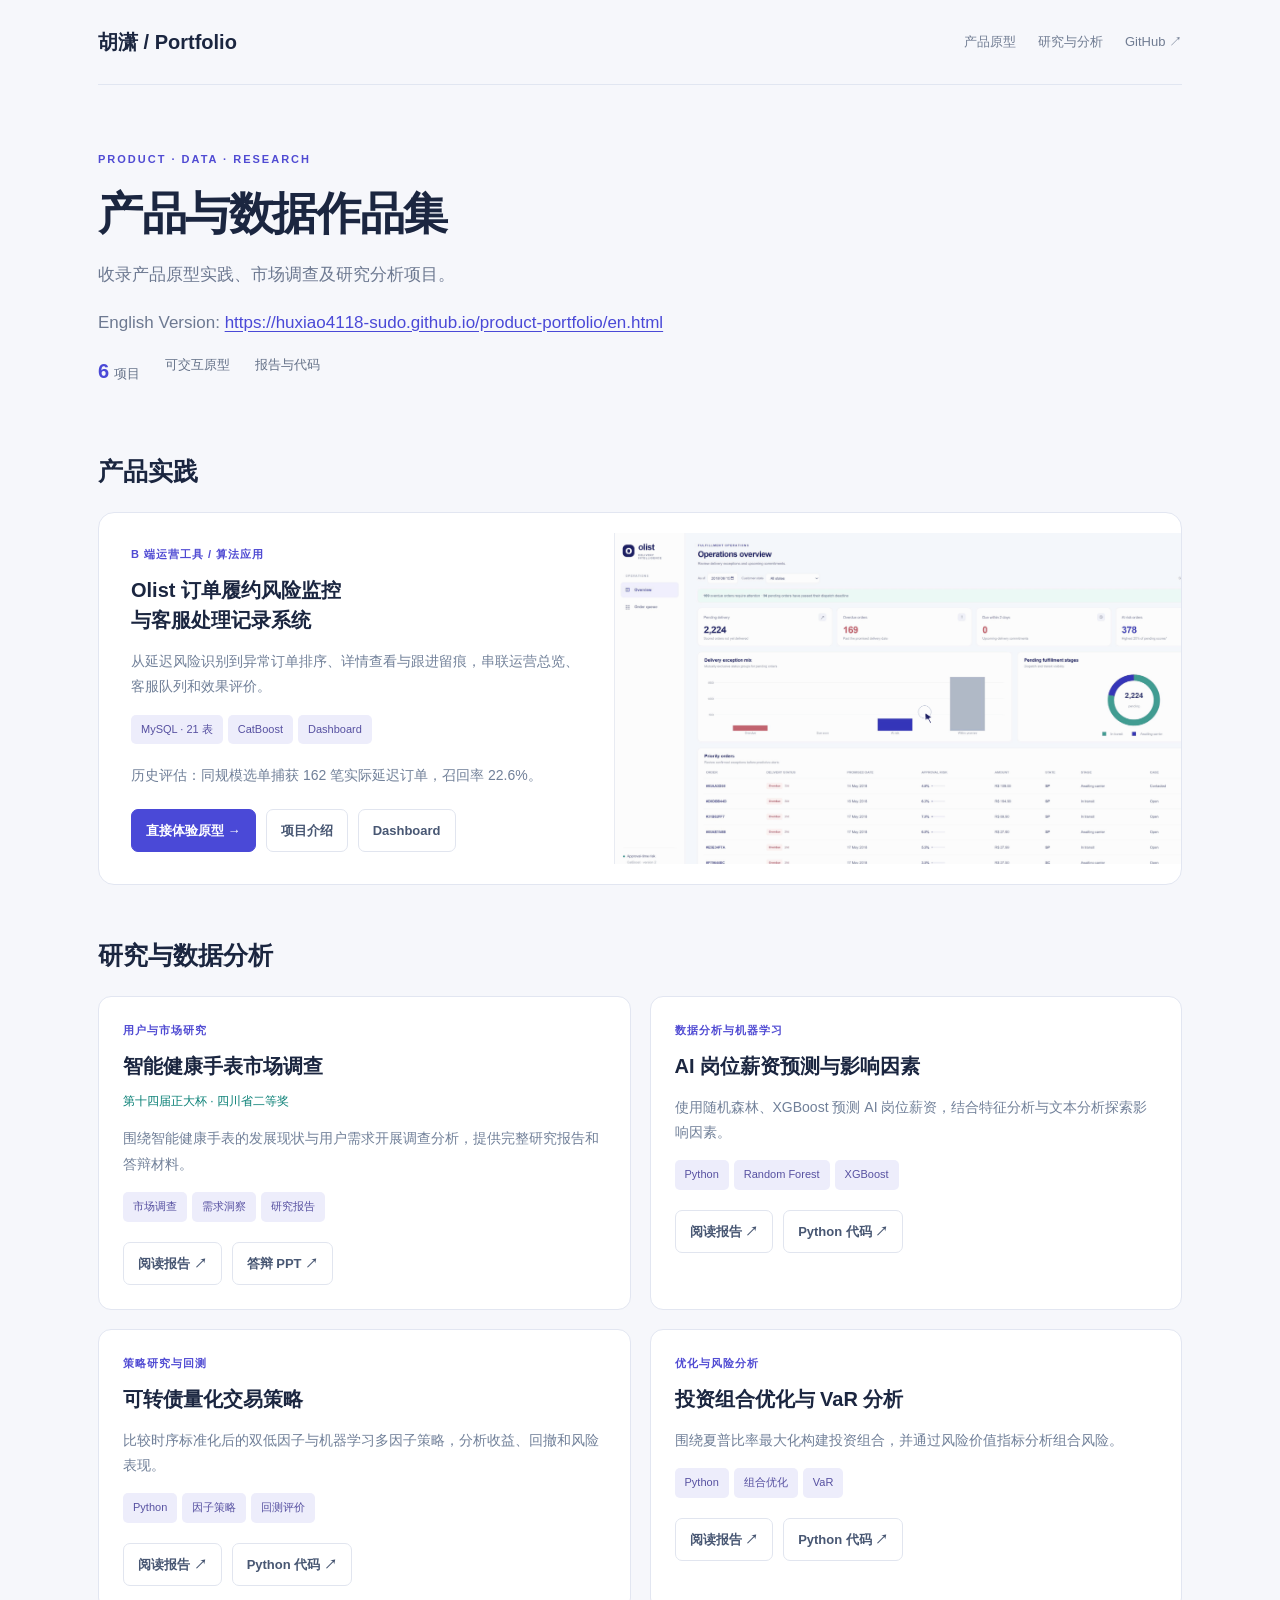
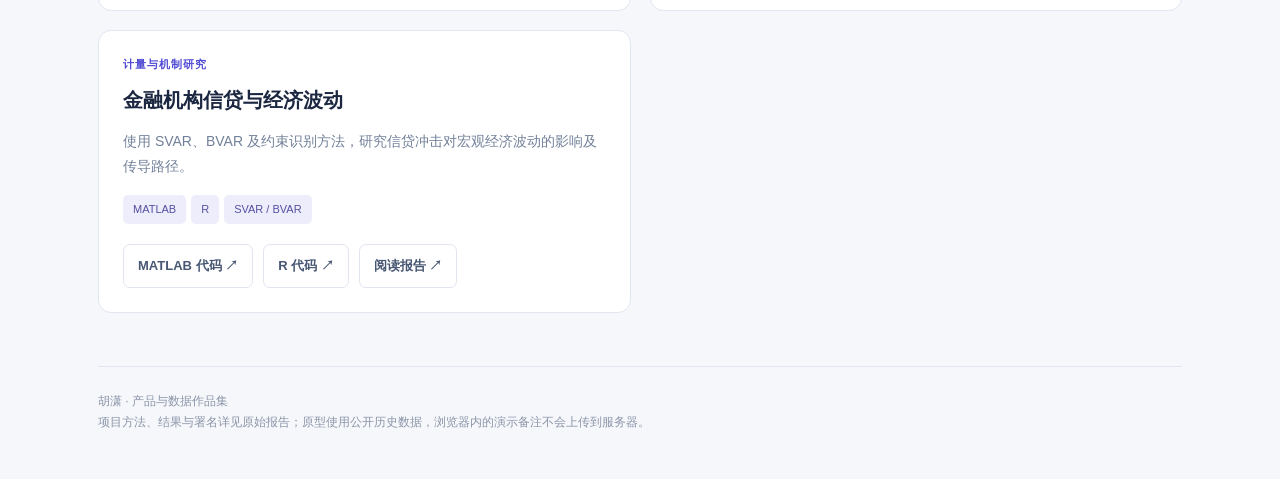
<file: index.html>
<!doctype html><html lang="zh-CN"><head><meta charset="utf-8"><meta name="viewport" content="width=device-width,initial-scale=1"><meta name="description" content="胡潇的产品与数据作品集：Olist 履约监控原型、用户研究、机器学习、策略分析与计量研究。"><title>胡潇｜产品与数据作品集</title><style>*{box-sizing:border-box}html{scroll-behavior:smooth}body{margin:0;background:#f6f7fb;color:#1b2640;font:15px/1.8 -apple-system,BlinkMacSystemFont,"Segoe UI","Microsoft YaHei",sans-serif}a{color:inherit;text-decoration:none}.wrap{max-width:1140px;margin:auto;padding:0 28px}.top{display:flex;justify-content:space-between;align-items:center;padding:24px 0;border-bottom:1px solid #e1e6f1}.brand{font-weight:750;font-size:20px}.top nav{display:flex;gap:22px;font-size:13px;color:#707c92}.hero{padding:65px 0 40px}.eyebrow{color:#504bd3;font-size:11px;letter-spacing:2px;font-weight:750}h1{font-size:45px;line-height:1.3;letter-spacing:-1.4px;margin:15px 0}.hero p{color:#6d7991;max-width:730px;font-size:17px}.pill{font-size:11px;padding:5px 10px;background:#ededfb;border-radius:5px;color:#5751a1;display:inline-block;margin:0 5px 5px 0}.section{padding:20px 0 28px}h2{font-size:25px;margin:0 0 18px}h3{font-size:20px;line-height:1.5;margin:10px 0}.featured{background:white;border:1px solid #e2e6f1;border-radius:16px;overflow:hidden;display:grid;grid-template-columns:1fr 1.1fr;align-items:center}.featured .text{padding:32px}.featured p,.card p{color:#718099;font-size:14px}.featured img{width:100%;display:block;border-left:1px solid #e8ebf2}.actions{display:flex;gap:10px;flex-wrap:wrap;margin-top:20px}.button{display:inline-block;padding:9px 14px;font-size:13px;border-radius:7px;border:1px solid #e1e5ef;background:#fff;color:#485773;font-weight:600}.primary{background:#4a49d7;border-color:#4a49d7;color:white}.button:hover{filter:brightness(.96)}.grid{display:grid;grid-template-columns:repeat(2,1fr);gap:19px}.card{background:white;border:1px solid #e2e6f1;border-radius:13px;overflow:hidden;display:flex;flex-direction:column}.card .body{padding:24px;flex:1}.category{font-size:11px;color:#504bd3;font-weight:700;letter-spacing:1px}.award{font-size:12px;color:#087f75}.card .actions{margin-top:15px}.fine{color:#8b95a8;font-size:12px}footer{border-top:1px solid #e1e6f1;margin-top:25px;padding:24px 0 45px;color:#8b95a8;font-size:12px}.project-count{display:flex;gap:25px;color:#647188;font-size:13px;padding-top:15px}.project-count b{color:#4a49d7;font-size:20px;margin-right:5px}@media(max-width:800px){h1{font-size:33px}.hero{padding-top:35px}.featured,.grid{grid-template-columns:1fr}.featured img{border-left:0;border-top:1px solid #e8ebf2}.wrap{padding:0 20px}.featured .text{padding:24px}.top nav{gap:12px}}.language-link{font-size:14px;margin:12px 0 0;color:#647188}.language-link a{color:#4a49d7;text-decoration:underline;text-underline-offset:3px;overflow-wrap:anywhere}</style></head><body><div class="wrap"><header class="top"><a class="brand" href="index.html">胡潇 / Portfolio</a><nav><a href="#product">产品原型</a><a href="#research">研究与分析</a><a href="https://github.com/huxiao4118-sudo/product-portfolio">GitHub ↗</a></nav></header><section class="hero"><div class="eyebrow">PRODUCT · DATA · RESEARCH</div><h1>产品与数据作品集</h1><p>收录产品原型实践、市场调查及研究分析项目。</p><p class="language-link">English Version: <a href="en.html" lang="en" hreflang="en">https://huxiao4118-sudo.github.io/product-portfolio/en.html</a></p><div class="project-count"><span><b>6</b>项目</span><span>可交互原型</span><span>报告与代码</span></div></section><section class="section" id="product"><h2>产品实践</h2><article class="featured"><div class="text"><div class="category">B 端运营工具 / 算法应用</div><h3>Olist 订单履约风险监控<br>与客服处理记录系统</h3><p>从延迟风险识别到异常订单排序、详情查看与跟进留痕，串联运营总览、客服队列和效果评价。</p><span class="pill">MySQL · 21 表</span><span class="pill">CatBoost</span><span class="pill">Dashboard</span><p class="fine">历史评估：同规模选单捕获 162 笔实际延迟订单，召回率 22.6%。</p><div class="actions"><a class="button primary" href="projects/olist/offline_site/operations.html">直接体验原型 →</a><a class="button" href="projects/olist/index.html">项目介绍</a><a class="button" href="projects/olist/offline_site/dashboard.html">Dashboard</a></div></div><a href="projects/olist/offline_site/operations.html"><img src="projects/olist/demos/02_Overview_OrderQueue_HD.gif" alt="Olist 运营总览与客服订单队列演示"></a></article></section><section class="section" id="research"><h2>研究与数据分析</h2><div class="grid"><article class="card"><div class="body"><div class="category">用户与市场研究</div><h3>智能健康手表市场调查</h3><div class="award">第十四届正大杯 · 四川省二等奖</div><p>围绕智能健康手表的发展现状与用户需求开展调查分析，提供完整研究报告和答辩材料。</p><span class="pill">市场调查</span><span class="pill">需求洞察</span><span class="pill">研究报告</span><div class="actions"><a class="button" href="projects/market-research/report.pdf">阅读报告 ↗</a><a class="button" href="projects/market-research/presentation.pptx" download>答辩 PPT ↗</a></div></div></article><article class="card"><div class="body"><div class="category">数据分析与机器学习</div><h3>AI 岗位薪资预测与影响因素</h3><p>使用随机森林、XGBoost 预测 AI 岗位薪资，结合特征分析与文本分析探索影响因素。</p><span class="pill">Python</span><span class="pill">Random Forest</span><span class="pill">XGBoost</span><div class="actions"><a class="button" href="projects/ai-salary/report.pdf">阅读报告 ↗</a><a class="button" href="projects/ai-salary/analysis.py" download>Python 代码 ↗</a></div></div></article><article class="card"><div class="body"><div class="category">策略研究与回测</div><h3>可转债量化交易策略</h3><p>比较时序标准化后的双低因子与机器学习多因子策略，分析收益、回撤和风险表现。</p><span class="pill">Python</span><span class="pill">因子策略</span><span class="pill">回测评价</span><div class="actions"><a class="button" href="projects/convertible-bonds/report.pdf">阅读报告 ↗</a><a class="button" href="projects/convertible-bonds/analysis.py" download>Python 代码 ↗</a></div></div></article><article class="card"><div class="body"><div class="category">优化与风险分析</div><h3>投资组合优化与 VaR 分析</h3><p>围绕夏普比率最大化构建投资组合，并通过风险价值指标分析组合风险。</p><span class="pill">Python</span><span class="pill">组合优化</span><span class="pill">VaR</span><div class="actions"><a class="button" href="projects/portfolio-var/report.pdf">阅读报告 ↗</a><a class="button" href="projects/portfolio-var/analysis.py" download>Python 代码 ↗</a></div></div></article><article class="card"><div class="body"><div class="category">计量与机制研究</div><h3>金融机构信贷与经济波动</h3><p>使用 SVAR、BVAR 及约束识别方法，研究信贷冲击对宏观经济波动的影响及传导路径。</p><span class="pill">MATLAB</span><span class="pill">R</span><span class="pill">SVAR / BVAR</span><div class="actions"><a class="button" href="projects/credit-research/analysis.m" download>MATLAB 代码 ↗</a><a class="button" href="projects/credit-research/analysis.r" download>R 代码 ↗</a><a class="button" href="projects/credit-research/report.pdf">阅读报告 ↗</a></div></div></article></div></section><footer>胡潇 · 产品与数据作品集<br>项目方法、结果与署名详见原始报告；原型使用公开历史数据，浏览器内的演示备注不会上传到服务器。</footer></div></body></html>
</file>
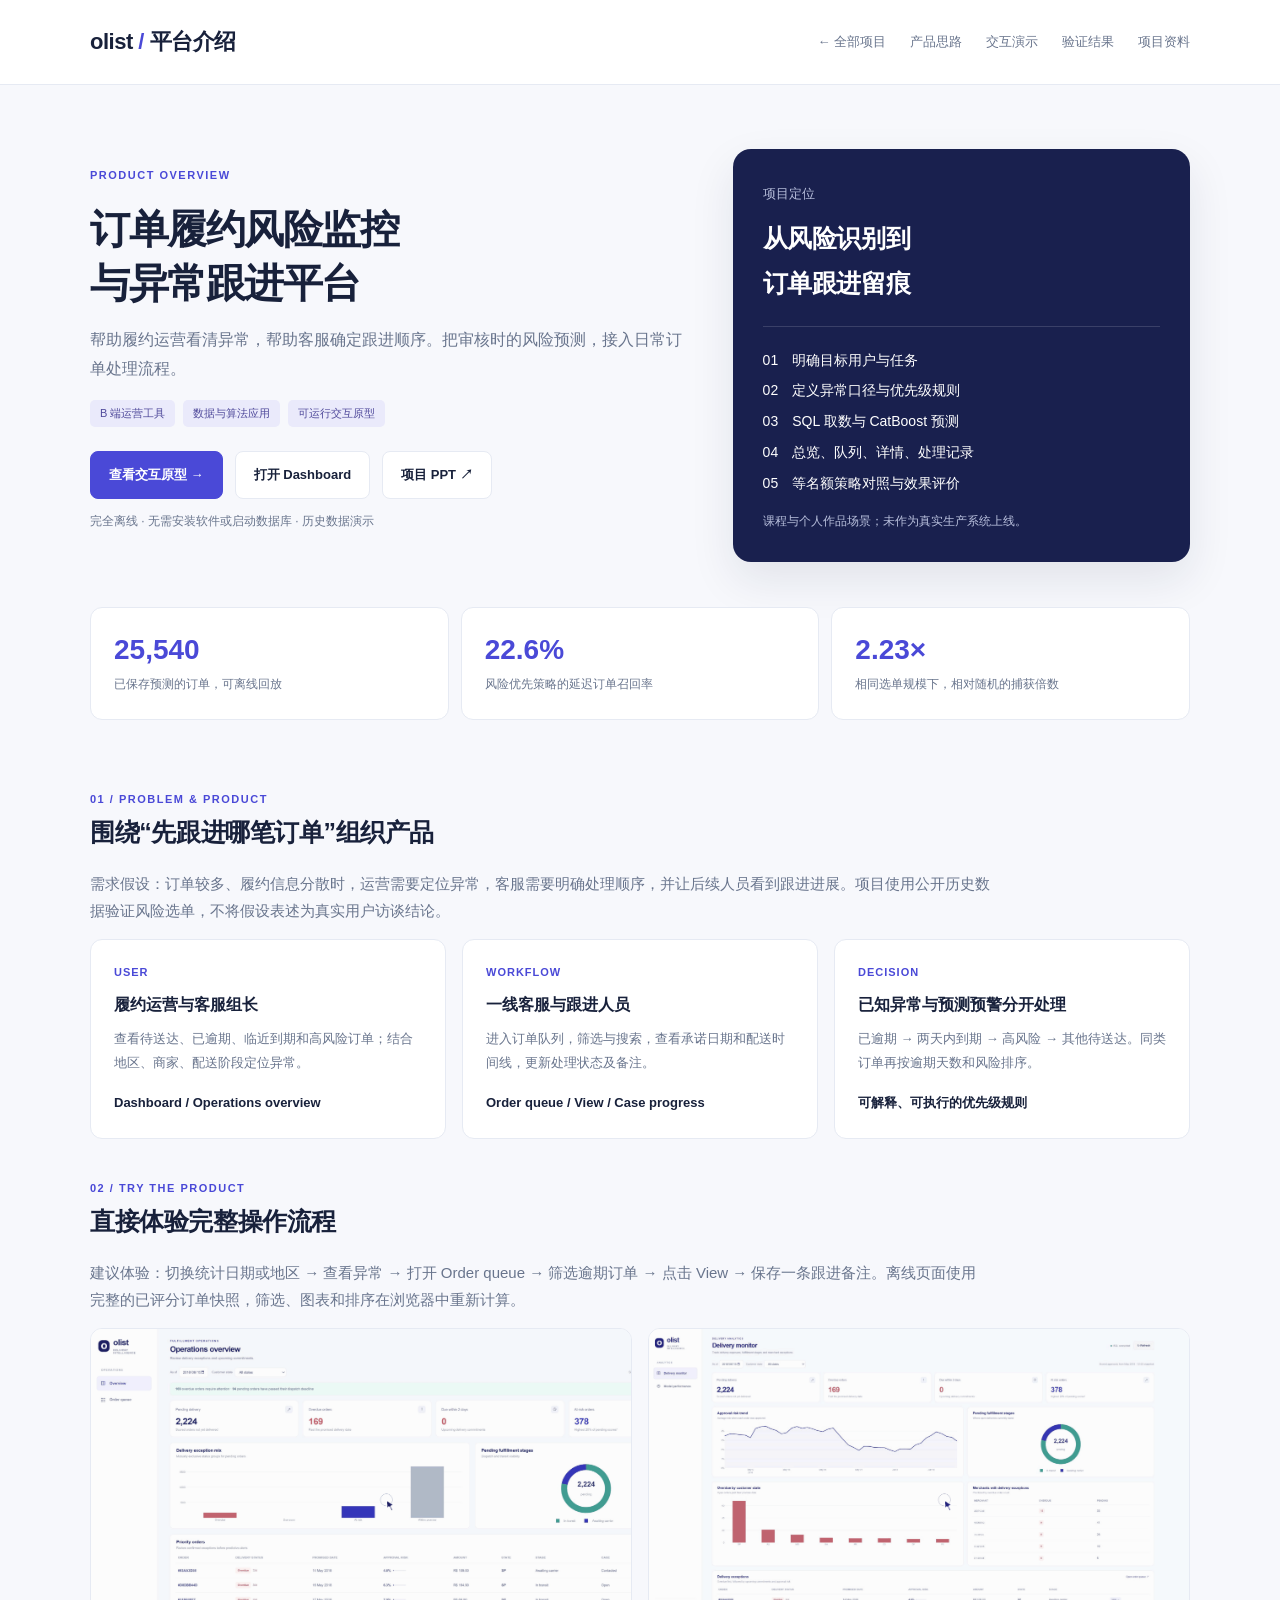
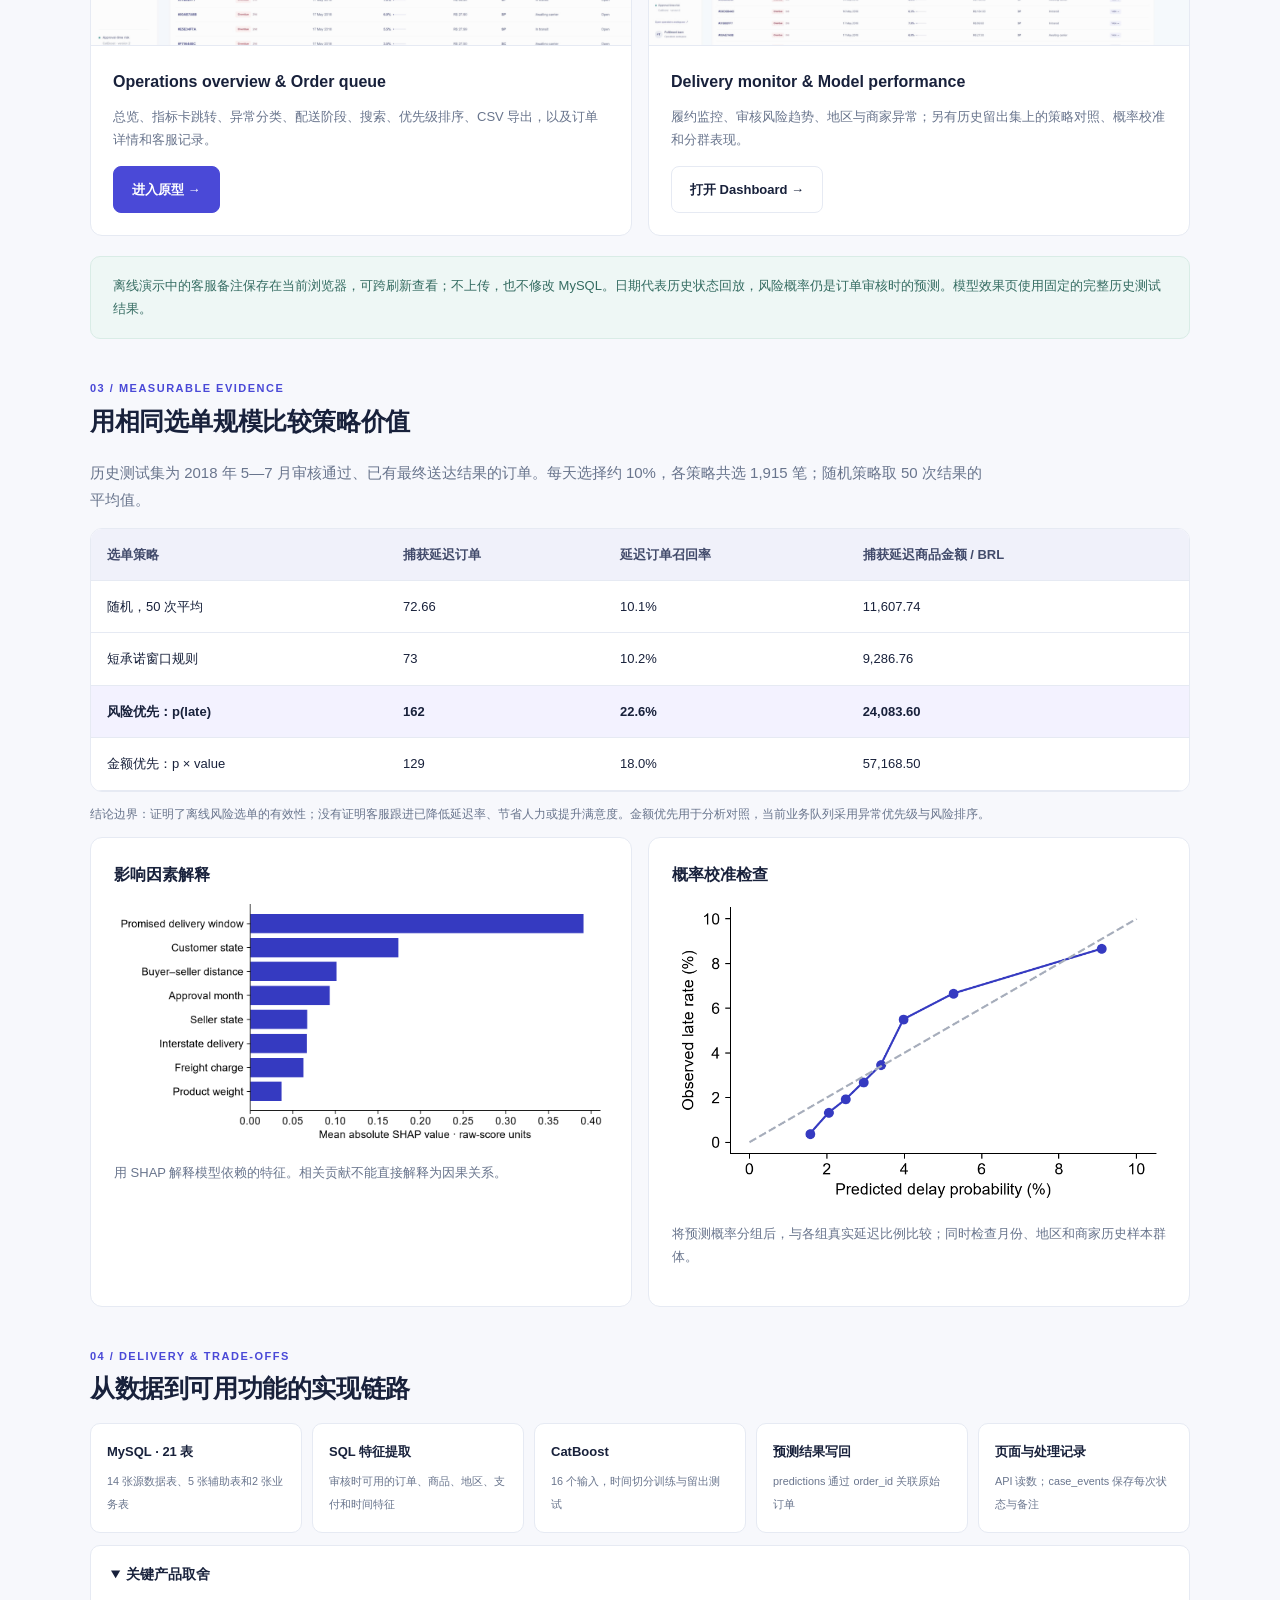
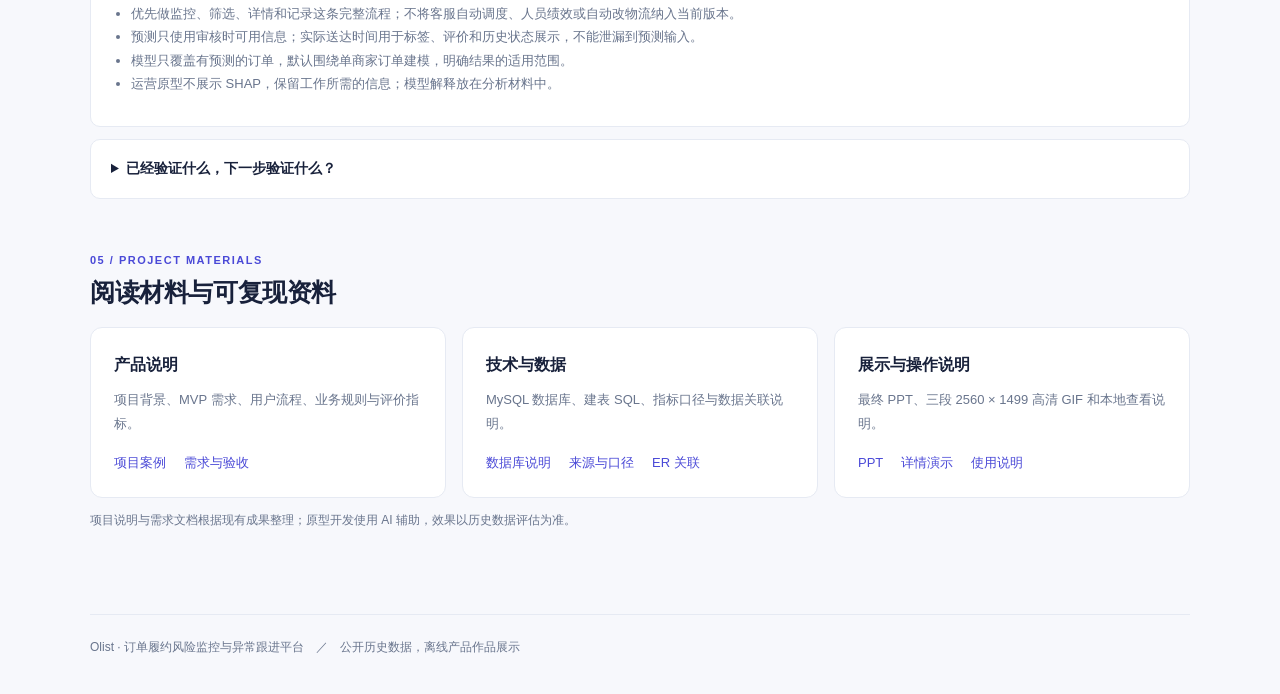
<file: projects/olist/index.html>
<!doctype html>

<html lang="zh-CN"><head><meta charset="utf-8"><meta name="viewport" content="width=device-width,initial-scale=1"><title>Olist｜系统介绍与演示</title>

<style>

:root{--ink:#18213b;--muted:#69758d;--purple:#4a49d7;--line:#e6eaf3;--paper:#f7f8fc;--teal:#087e75}*{box-sizing:border-box}html{scroll-behavior:smooth}body{margin:0;color:var(--ink);background:var(--paper);font:15px/1.8 -apple-system,BlinkMacSystemFont,"Segoe UI","Microsoft YaHei",sans-serif}a{color:inherit;text-decoration:none}header{background:white;border-bottom:1px solid var(--line)}.top{max-width:1160px;margin:auto;padding:22px 30px;display:flex;justify-content:space-between;align-items:center;gap:20px}.brand{font-size:22px;font-weight:800;letter-spacing:-.5px}.brand span{color:var(--purple)}nav{display:flex;gap:24px;font-size:13px;color:var(--muted)}main{max-width:1160px;margin:auto;padding:0 30px 70px}.hero{padding:64px 0 35px;display:grid;grid-template-columns:1.3fr 1fr;gap:48px;align-items:center}.eyebrow{font-size:11px;color:var(--purple);font-weight:750;letter-spacing:1.5px}.tags{display:flex;gap:8px;flex-wrap:wrap;margin:16px 0}.tag{font-size:11px;background:#eaeafb;color:#504a9b;padding:4px 10px;border-radius:5px}h1{font-size:40px;letter-spacing:-1.5px;line-height:1.35;margin:16px 0}h2{font-size:25px;margin:0 0 12px;letter-spacing:-.4px}h3{font-size:16px;margin:0 0 8px}.lead{color:var(--muted);font-size:16px}.actions{display:flex;gap:12px;flex-wrap:wrap;margin-top:24px}.btn{padding:11px 18px;border:1px solid var(--line);background:white;border-radius:8px;font-size:13px;font-weight:650;display:inline-block}.btn.primary{background:var(--purple);color:white;border-color:var(--purple)}.btn:hover{filter:brightness(.97);transform:translateY(-1px)}.hero-panel{background:#19204e;border-radius:18px;color:white;padding:30px;box-shadow:0 18px 45px #18213b18}.hero-panel small{color:#b8bfdc}.hero-panel .flow{border-top:1px solid #ffffff25;margin-top:20px;padding-top:18px;font-size:14px;line-height:2.2}.metrics{display:grid;grid-template-columns:repeat(3,1fr);gap:12px;margin:10px 0 30px}.metric,.card{background:white;border:1px solid var(--line);border-radius:12px;padding:23px}.metric strong{font-size:28px;color:var(--purple);display:block;line-height:1.35}.metric span{font-size:12px;color:var(--muted)}.section{padding-top:40px}.section>p{color:var(--muted);max-width:900px}.grid{display:grid;grid-template-columns:repeat(3,1fr);gap:16px}.grid.two{grid-template-columns:1fr 1fr}.card p{font-size:13px;color:var(--muted);margin:6px 0 14px}.num{color:var(--purple);font-size:11px;font-weight:750;letter-spacing:1px;display:block;margin-bottom:8px}.demo{padding:0;overflow:hidden}.demo img{display:block;width:100%;border-bottom:1px solid var(--line)}.demo .text{padding:22px}.strip{background:#eef7f5;border:1px solid #d9ece6;padding:17px 22px;border-radius:10px;color:#356c62;font-size:13px;margin-top:20px}table{width:100%;border-collapse:collapse;font-size:13px;background:white}th,td{padding:14px 16px;text-align:left;border-bottom:1px solid var(--line)}th{background:#f0f1fa;color:#424b6b}tr.highlight{background:#f3f2ff;font-weight:650}.tablewrap{border:1px solid var(--line);border-radius:12px;overflow:auto}.fine{font-size:12px!important;color:var(--muted)}.steps{display:grid;grid-template-columns:repeat(5,1fr);gap:10px}.step{padding:16px;border:1px solid var(--line);background:white;border-radius:10px;font-size:13px}.step b{display:block;margin-bottom:5px}.step small{color:var(--muted)}details{background:white;border:1px solid var(--line);border-radius:10px;padding:16px 20px;margin:12px 0}summary{cursor:pointer;font-size:14px;font-weight:650}details p,details li{font-size:13px;color:var(--muted)}ul{padding-left:20px}.links{display:flex;gap:18px;flex-wrap:wrap;margin-top:16px;font-size:13px;color:var(--purple)}footer{max-width:1100px;margin:auto;border-top:1px solid var(--line);padding:22px 0 35px;font-size:12px;color:var(--muted)}@media(max-width:850px){.hero,.grid,.grid.two{grid-template-columns:1fr}.hero{padding-top:35px;gap:20px}h1{font-size:31px}.steps{grid-template-columns:1fr 1fr}nav{gap:12px}.top,main{padding-left:20px;padding-right:20px}.metrics{gap:8px}.metric{padding:15px}.metric strong{font-size:23px}footer{margin:0 20px}}

</style></head><body>

<header><div class="top"><a class="brand" href="START_HERE.html">olist<span> / </span>平台介绍</a><nav><a href="../../index.html">← 全部项目</a><a href="#product">产品思路</a><a href="#demo">交互演示</a><a href="#evidence">验证结果</a><a href="#materials">项目资料</a></nav></div></header>

<main><section class="hero"><div><div class="eyebrow">PRODUCT OVERVIEW</div><h1>订单履约风险监控<br>与异常跟进平台</h1><p class="lead">帮助履约运营看清异常，帮助客服确定跟进顺序。把审核时的风险预测，接入日常订单处理流程。</p><div class="tags"><span class="tag">B 端运营工具</span><span class="tag">数据与算法应用</span><span class="tag">可运行交互原型</span></div><div class="actions"><a class="btn primary" href="offline_site/operations.html">查看交互原型 →</a><a class="btn" href="offline_site/dashboard.html">打开 Dashboard</a><a class="btn" href="presentation/Olist_Overview_Final.pptx">项目 PPT ↗</a></div><p class="fine">完全离线 · 无需安装软件或启动数据库 · 历史数据演示</p></div><div class="hero-panel"><small>项目定位</small><h2 style="color:white;margin-top:10px">从风险识别到<br>订单跟进留痕</h2><div class="flow">01　明确目标用户与任务<br>02　定义异常口径与优先级规则<br>03　SQL 取数与 CatBoost 预测<br>04　总览、队列、详情、处理记录<br>05　等名额策略对照与效果评价</div><p style="font-size:12px;color:#b8bfdc;margin-bottom:0">课程与个人作品场景；未作为真实生产系统上线。</p></div></section>

<div class="metrics"><div class="metric"><strong>25,540</strong><span>已保存预测的订单，可离线回放</span></div><div class="metric"><strong>22.6%</strong><span>风险优先策略的延迟订单召回率</span></div><div class="metric"><strong>2.23×</strong><span>相同选单规模下，相对随机的捕获倍数</span></div></div>

<section class="section" id="product"><div class="eyebrow">01 / PROBLEM & PRODUCT</div><h2>围绕“先跟进哪笔订单”组织产品</h2><p>需求假设：订单较多、履约信息分散时，运营需要定位异常，客服需要明确处理顺序，并让后续人员看到跟进进展。项目使用公开历史数据验证风险选单，不将假设表述为真实用户访谈结论。</p><div class="grid"><div class="card"><span class="num">USER</span><h3>履约运营与客服组长</h3><p>查看待送达、已逾期、临近到期和高风险订单；结合地区、商家、配送阶段定位异常。</p><b style="font-size:13px">Dashboard / Operations overview</b></div><div class="card"><span class="num">WORKFLOW</span><h3>一线客服与跟进人员</h3><p>进入订单队列，筛选与搜索，查看承诺日期和配送时间线，更新处理状态及备注。</p><b style="font-size:13px">Order queue / View / Case progress</b></div><div class="card"><span class="num">DECISION</span><h3>已知异常与预测预警分开处理</h3><p>已逾期 → 两天内到期 → 高风险 → 其他待送达。同类订单再按逾期天数和风险排序。</p><b style="font-size:13px">可解释、可执行的优先级规则</b></div></div></section>

<section class="section" id="demo"><div class="eyebrow">02 / TRY THE PRODUCT</div><h2>直接体验完整操作流程</h2><p>建议体验：切换统计日期或地区 → 查看异常 → 打开 Order queue → 筛选逾期订单 → 点击 View → 保存一条跟进备注。离线页面使用完整的已评分订单快照，筛选、图表和排序在浏览器中重新计算。</p><div class="grid two"><article class="card demo"><a href="offline_site/operations.html"><img src="demos/02_Overview_OrderQueue_HD.gif" alt="运营总览与订单队列高清演示" loading="lazy"></a><div class="text"><h3>Operations overview & Order queue</h3><p>总览、指标卡跳转、异常分类、配送阶段、搜索、优先级排序、CSV 导出，以及订单详情和客服记录。</p><a class="btn primary" href="offline_site/operations.html">进入原型 →</a></div></article><article class="card demo"><a href="offline_site/dashboard.html"><img src="demos/01_Dashboard_HD.gif" alt="Dashboard 日期与地区筛选高清演示" loading="lazy"></a><div class="text"><h3>Delivery monitor & Model performance</h3><p>履约监控、审核风险趋势、地区与商家异常；另有历史留出集上的策略对照、概率校准和分群表现。</p><a class="btn" href="offline_site/dashboard.html">打开 Dashboard →</a></div></article></div><div class="strip">离线演示中的客服备注保存在当前浏览器，可跨刷新查看；不上传，也不修改 MySQL。日期代表历史状态回放，风险概率仍是订单审核时的预测。模型效果页使用固定的完整历史测试结果。</div></section>

<section class="section" id="evidence"><div class="eyebrow">03 / MEASURABLE EVIDENCE</div><h2>用相同选单规模比较策略价值</h2><p>历史测试集为 2018 年 5—7 月审核通过、已有最终送达结果的订单。每天选择约 10%，各策略共选 1,915 笔；随机策略取 50 次结果的平均值。</p><div class="tablewrap"><table><thead><tr><th>选单策略</th><th>捕获延迟订单</th><th>延迟订单召回率</th><th>捕获延迟商品金额 / BRL</th></tr></thead><tbody><tr><td>随机，50 次平均</td><td>72.66</td><td>10.1%</td><td>11,607.74</td></tr><tr><td>短承诺窗口规则</td><td>73</td><td>10.2%</td><td>9,286.76</td></tr><tr class="highlight"><td>风险优先：p(late)</td><td>162</td><td>22.6%</td><td>24,083.60</td></tr><tr><td>金额优先：p × value</td><td>129</td><td>18.0%</td><td>57,168.50</td></tr></tbody></table></div><p class="fine">结论边界：证明了离线风险选单的有效性；没有证明客服跟进已降低延迟率、节省人力或提升满意度。金额优先用于分析对照，当前业务队列采用异常优先级与风险排序。</p><div class="grid two"><div class="card"><h3>影响因素解释</h3><img src="figures/shap.png" alt="SHAP 全局特征重要性" style="width:100%" loading="lazy"><p>用 SHAP 解释模型依赖的特征。相关贡献不能直接解释为因果关系。</p></div><div class="card"><h3>概率校准检查</h3><img src="figures/calibration.png" alt="预测概率与实际延迟率校准图" style="width:100%" loading="lazy"><p>将预测概率分组后，与各组真实延迟比例比较；同时检查月份、地区和商家历史样本群体。</p></div></div></section>

<section class="section"><div class="eyebrow">04 / DELIVERY & TRADE-OFFS</div><h2>从数据到可用功能的实现链路</h2><div class="steps"><div class="step"><b>MySQL · 21 表</b><small>14 张源数据表、5 张辅助表和2 张业务表</small></div><div class="step"><b>SQL 特征提取</b><small>审核时可用的订单、商品、地区、支付和时间特征</small></div><div class="step"><b>CatBoost</b><small>16 个输入，时间切分训练与留出测试</small></div><div class="step"><b>预测结果写回</b><small>predictions 通过 order_id 关联原始订单</small></div><div class="step"><b>页面与处理记录</b><small>API 读数；case_events 保存每次状态与备注</small></div></div><details open><summary>关键产品取舍</summary><ul><li>优先做监控、筛选、详情和记录这条完整流程；不将客服自动调度、人员绩效或自动改物流纳入当前版本。</li><li>预测只使用审核时可用信息；实际送达时间用于标签、评价和历史状态展示，不能泄漏到预测输入。</li><li>模型只覆盖有预测的订单，默认围绕单商家订单建模，明确结果的适用范围。</li><li>运营原型不展示 SHAP，保留工作所需的信息；模型解释放在分析材料中。</li></ul></details><details><summary>已经验证什么，下一步验证什么？</summary><p>已完成真实数据建模、策略离线评价，以及总览—队列—详情—客服记录的功能实现。后续应邀请客服/运营完成任务测试，测量定位和记录耗时，并通过试点比较异常响应时长、记录完整率及最终履约指标。尚无真实用户访谈、线上 A/B 测试或经营收益的实证。</p></details></section>

<section class="section" id="materials"><div class="eyebrow">05 / PROJECT MATERIALS</div><h2>阅读材料与可复现资料</h2><div class="grid"><div class="card"><h3>产品说明</h3><p>项目背景、MVP 需求、用户流程、业务规则与评价指标。</p><div class="links"><a href="docs/项目说明.html">项目案例</a><a href="docs/产品需求与验收.html">需求与验收</a></div></div><div class="card"><h3>技术与数据</h3><p>MySQL 数据库、建表 SQL、指标口径与数据关联说明。</p><div class="links"><a href="database/README.html">数据库说明</a><a href="docs/数据来源与指标口径.html">来源与口径</a><a href="docs/数据库结构与关联规则.html">ER 关联</a></div></div><div class="card"><h3>展示与操作说明</h3><p>最终 PPT、三段 2560 × 1499 高清 GIF 和本地查看说明。</p><div class="links"><a href="presentation/Olist_Overview_Final.pptx">PPT</a><a href="demos/03_OrderDetails_HD.gif">详情演示</a><a href="README.html">使用说明</a></div></div></div><p class="fine">项目说明与需求文档根据现有成果整理；原型开发使用 AI 辅助，效果以历史数据评估为准。</p></section>

</main><footer>Olist · 订单履约风险监控与异常跟进平台　／　公开历史数据，离线产品作品展示</footer></body></html>
</file>
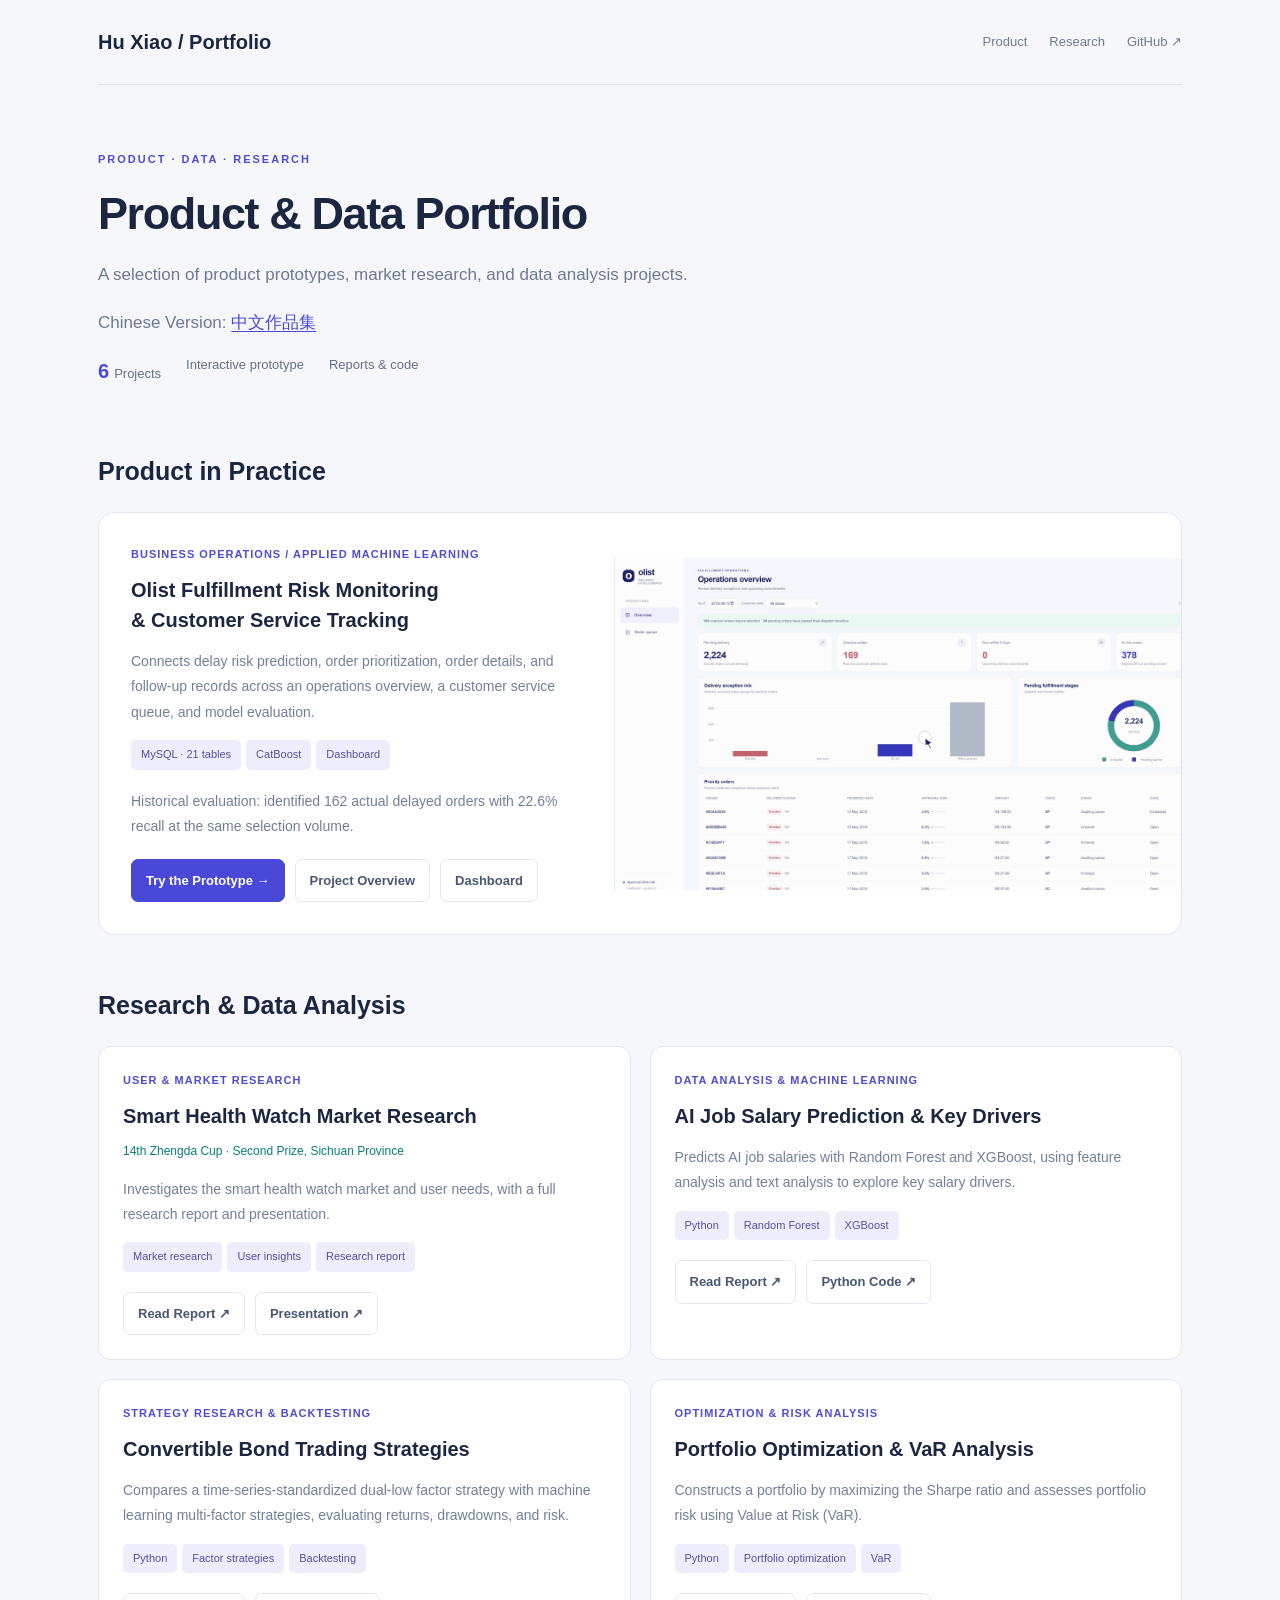
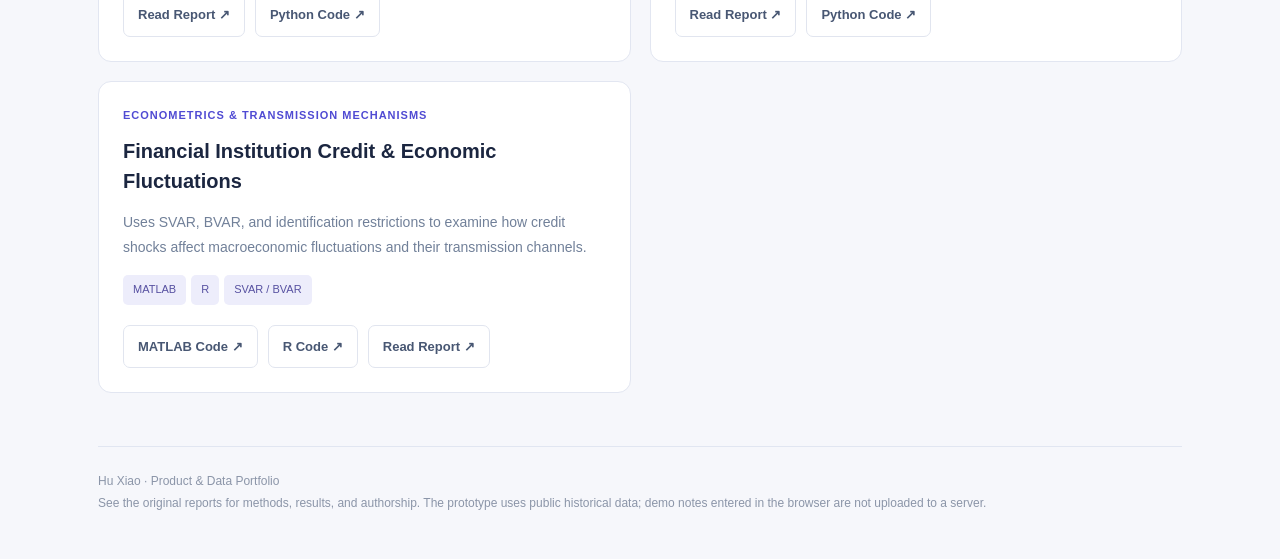
<file: en.html>
<!doctype html><html lang="en"><head><meta charset="utf-8"><meta name="viewport" content="width=device-width,initial-scale=1"><meta name="description" content="Hu Xiao's product and data portfolio: Olist fulfillment monitoring, user research, machine learning, strategy analysis, and econometric research."><title>Hu Xiao | Product &amp; Data Portfolio</title><style>*{box-sizing:border-box}html{scroll-behavior:smooth}body{margin:0;background:#f6f7fb;color:#1b2640;font:15px/1.8 -apple-system,BlinkMacSystemFont,"Segoe UI","Microsoft YaHei",sans-serif}a{color:inherit;text-decoration:none}.wrap{max-width:1140px;margin:auto;padding:0 28px}.top{display:flex;justify-content:space-between;align-items:center;padding:24px 0;border-bottom:1px solid #e1e6f1}.brand{font-weight:750;font-size:20px}.top nav{display:flex;gap:22px;font-size:13px;color:#707c92}.hero{padding:65px 0 40px}.eyebrow{color:#504bd3;font-size:11px;letter-spacing:2px;font-weight:750}h1{font-size:45px;line-height:1.3;letter-spacing:-1.4px;margin:15px 0}.hero p{color:#6d7991;max-width:730px;font-size:17px}.pill{font-size:11px;padding:5px 10px;background:#ededfb;border-radius:5px;color:#5751a1;display:inline-block;margin:0 5px 5px 0}.section{padding:20px 0 28px}h2{font-size:25px;margin:0 0 18px}h3{font-size:20px;line-height:1.5;margin:10px 0}.featured{background:white;border:1px solid #e2e6f1;border-radius:16px;overflow:hidden;display:grid;grid-template-columns:1fr 1.1fr;align-items:center}.featured .text{padding:32px}.featured p,.card p{color:#718099;font-size:14px}.featured img{width:100%;display:block;border-left:1px solid #e8ebf2}.actions{display:flex;gap:10px;flex-wrap:wrap;margin-top:20px}.button{display:inline-block;padding:9px 14px;font-size:13px;border-radius:7px;border:1px solid #e1e5ef;background:#fff;color:#485773;font-weight:600}.primary{background:#4a49d7;border-color:#4a49d7;color:white}.button:hover{filter:brightness(.96)}.grid{display:grid;grid-template-columns:repeat(2,1fr);gap:19px}.card{background:white;border:1px solid #e2e6f1;border-radius:13px;overflow:hidden;display:flex;flex-direction:column}.card .body{padding:24px;flex:1}.category{font-size:11px;color:#504bd3;font-weight:700;letter-spacing:1px}.award{font-size:12px;color:#087f75}.card .actions{margin-top:15px}.fine{color:#8b95a8;font-size:12px}footer{border-top:1px solid #e1e6f1;margin-top:25px;padding:24px 0 45px;color:#8b95a8;font-size:12px}.project-count{display:flex;gap:25px;color:#647188;font-size:13px;padding-top:15px}.project-count b{color:#4a49d7;font-size:20px;margin-right:5px}@media(max-width:800px){h1{font-size:33px}.hero{padding-top:35px}.featured,.grid{grid-template-columns:1fr}.featured img{border-left:0;border-top:1px solid #e8ebf2}.wrap{padding:0 20px}.featured .text{padding:24px}.top nav{gap:12px}}.language-link{font-size:14px;margin:12px 0 0;color:#647188}.language-link a{color:#4a49d7;text-decoration:underline;text-underline-offset:3px;overflow-wrap:anywhere}</style></head><body><div class="wrap"><header class="top"><a class="brand" href="en.html">Hu Xiao / Portfolio</a><nav><a href="#product">Product</a><a href="#research">Research</a><a href="https://github.com/huxiao4118-sudo/product-portfolio">GitHub ↗</a></nav></header><section class="hero"><div class="eyebrow">PRODUCT · DATA · RESEARCH</div><h1>Product &amp; Data Portfolio</h1><p>A selection of product prototypes, market research, and data analysis projects.</p><p class="language-link">Chinese Version: <a href="index.html" lang="zh-CN" hreflang="zh-CN">中文作品集</a></p><div class="project-count"><span><b>6</b>Projects</span><span>Interactive prototype</span><span>Reports &amp; code</span></div></section><section class="section" id="product"><h2>Product in Practice</h2><article class="featured"><div class="text"><div class="category">BUSINESS OPERATIONS / APPLIED MACHINE LEARNING</div><h3>Olist Fulfillment Risk Monitoring<br>&amp; Customer Service Tracking</h3><p>Connects delay risk prediction, order prioritization, order details, and follow-up records across an operations overview, a customer service queue, and model evaluation.</p><span class="pill">MySQL · 21 tables</span><span class="pill">CatBoost</span><span class="pill">Dashboard</span><p class="fine">Historical evaluation: identified 162 actual delayed orders with 22.6% recall at the same selection volume.</p><div class="actions"><a class="button primary" href="projects/olist/offline_site/operations.html">Try the Prototype →</a><a class="button" href="projects/olist/index.html">Project Overview</a><a class="button" href="projects/olist/offline_site/dashboard.html">Dashboard</a></div></div><a href="projects/olist/offline_site/operations.html"><img src="projects/olist/demos/02_Overview_OrderQueue_HD.gif" alt="Olist operations overview and customer service order queue demo"></a></article></section><section class="section" id="research"><h2>Research &amp; Data Analysis</h2><div class="grid"><article class="card"><div class="body"><div class="category">USER &amp; MARKET RESEARCH</div><h3>Smart Health Watch Market Research</h3><div class="award">14th Zhengda Cup · Second Prize, Sichuan Province</div><p>Investigates the smart health watch market and user needs, with a full research report and presentation.</p><span class="pill">Market research</span><span class="pill">User insights</span><span class="pill">Research report</span><div class="actions"><a class="button" href="projects/market-research/report.pdf">Read Report ↗</a><a class="button" href="projects/market-research/presentation.pptx" download>Presentation ↗</a></div></div></article><article class="card"><div class="body"><div class="category">DATA ANALYSIS &amp; MACHINE LEARNING</div><h3>AI Job Salary Prediction &amp; Key Drivers</h3><p>Predicts AI job salaries with Random Forest and XGBoost, using feature analysis and text analysis to explore key salary drivers.</p><span class="pill">Python</span><span class="pill">Random Forest</span><span class="pill">XGBoost</span><div class="actions"><a class="button" href="projects/ai-salary/report.pdf">Read Report ↗</a><a class="button" href="projects/ai-salary/analysis.py" download>Python Code ↗</a></div></div></article><article class="card"><div class="body"><div class="category">STRATEGY RESEARCH &amp; BACKTESTING</div><h3>Convertible Bond Trading Strategies</h3><p>Compares a time-series-standardized dual-low factor strategy with machine learning multi-factor strategies, evaluating returns, drawdowns, and risk.</p><span class="pill">Python</span><span class="pill">Factor strategies</span><span class="pill">Backtesting</span><div class="actions"><a class="button" href="projects/convertible-bonds/report.pdf">Read Report ↗</a><a class="button" href="projects/convertible-bonds/analysis.py" download>Python Code ↗</a></div></div></article><article class="card"><div class="body"><div class="category">OPTIMIZATION &amp; RISK ANALYSIS</div><h3>Portfolio Optimization &amp; VaR Analysis</h3><p>Constructs a portfolio by maximizing the Sharpe ratio and assesses portfolio risk using Value at Risk (VaR).</p><span class="pill">Python</span><span class="pill">Portfolio optimization</span><span class="pill">VaR</span><div class="actions"><a class="button" href="projects/portfolio-var/report.pdf">Read Report ↗</a><a class="button" href="projects/portfolio-var/analysis.py" download>Python Code ↗</a></div></div></article><article class="card"><div class="body"><div class="category">ECONOMETRICS &amp; TRANSMISSION MECHANISMS</div><h3>Financial Institution Credit &amp; Economic Fluctuations</h3><p>Uses SVAR, BVAR, and identification restrictions to examine how credit shocks affect macroeconomic fluctuations and their transmission channels.</p><span class="pill">MATLAB</span><span class="pill">R</span><span class="pill">SVAR / BVAR</span><div class="actions"><a class="button" href="projects/credit-research/analysis.m" download>MATLAB Code ↗</a><a class="button" href="projects/credit-research/analysis.r" download>R Code ↗</a><a class="button" href="projects/credit-research/report.pdf">Read Report ↗</a></div></div></article></div></section><footer>Hu Xiao · Product &amp; Data Portfolio<br>See the original reports for methods, results, and authorship. The prototype uses public historical data; demo notes entered in the browser are not uploaded to a server.</footer></div></body></html>
</file>
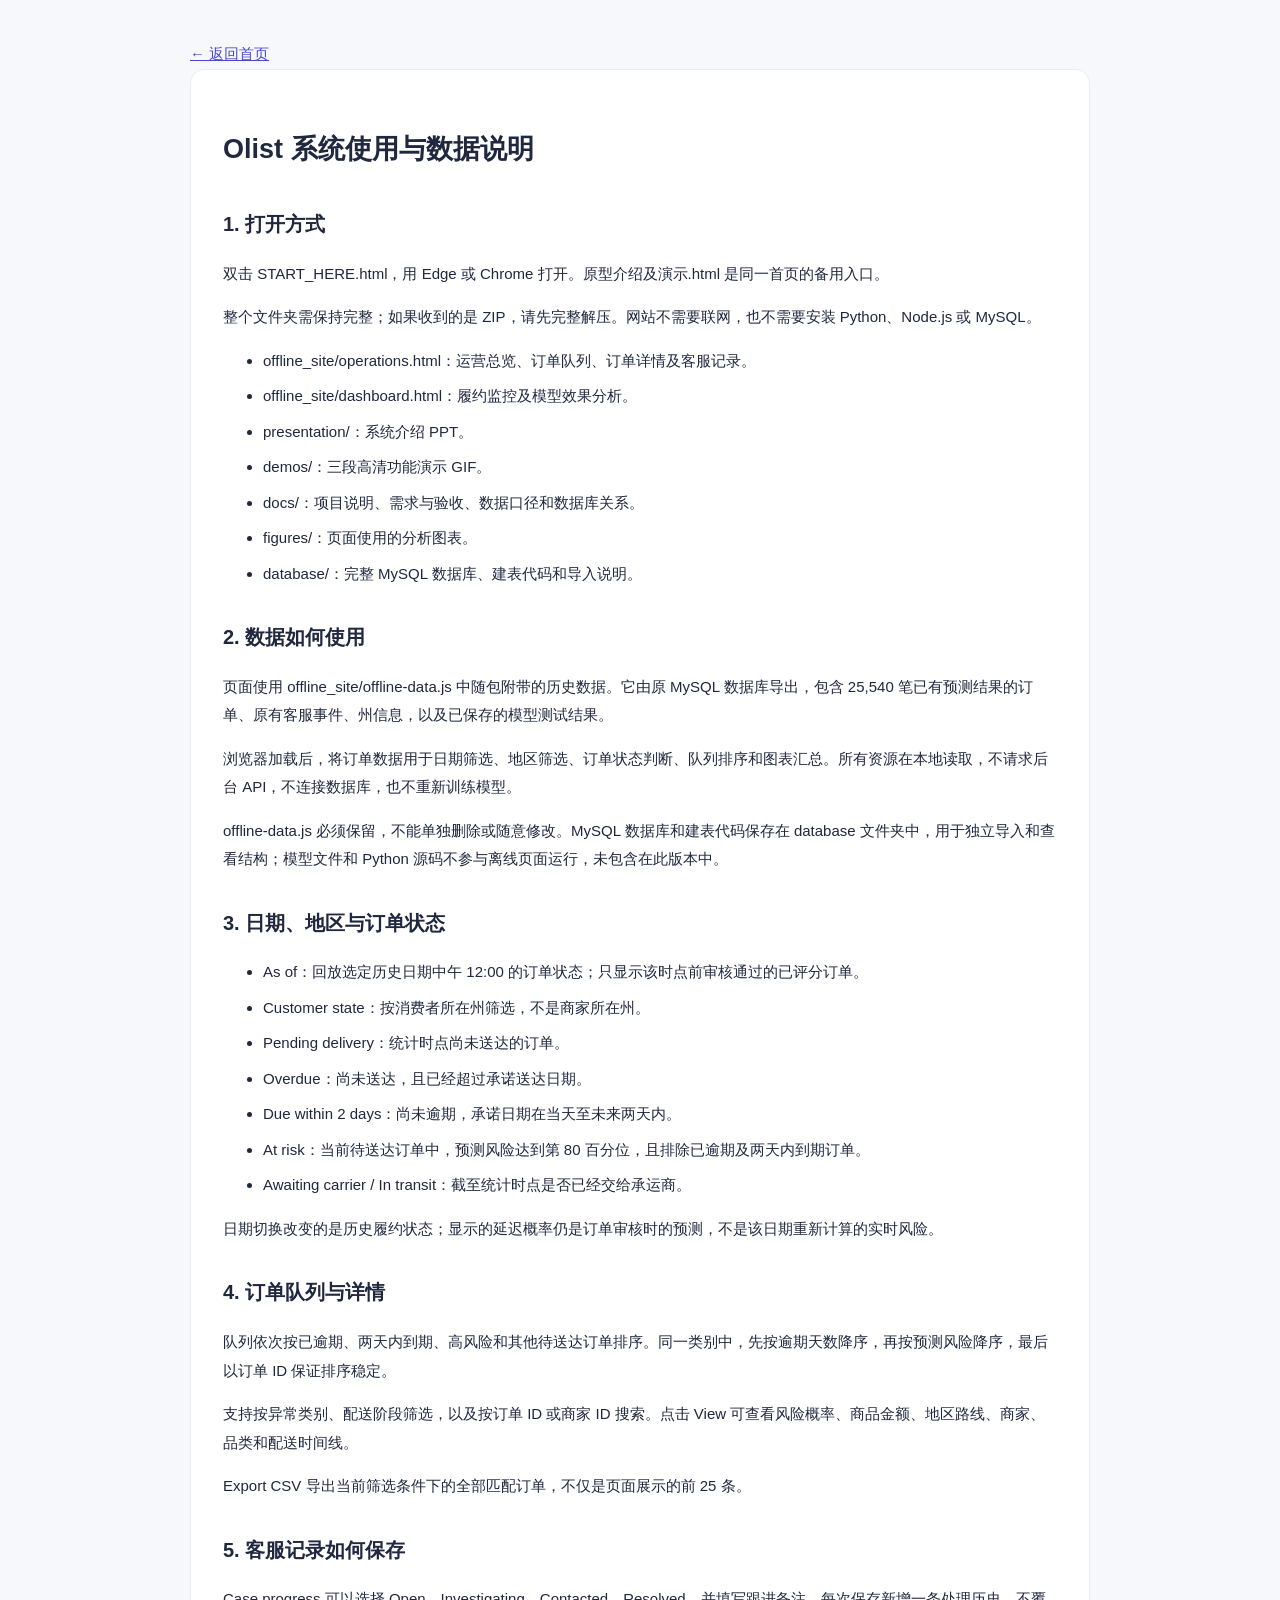
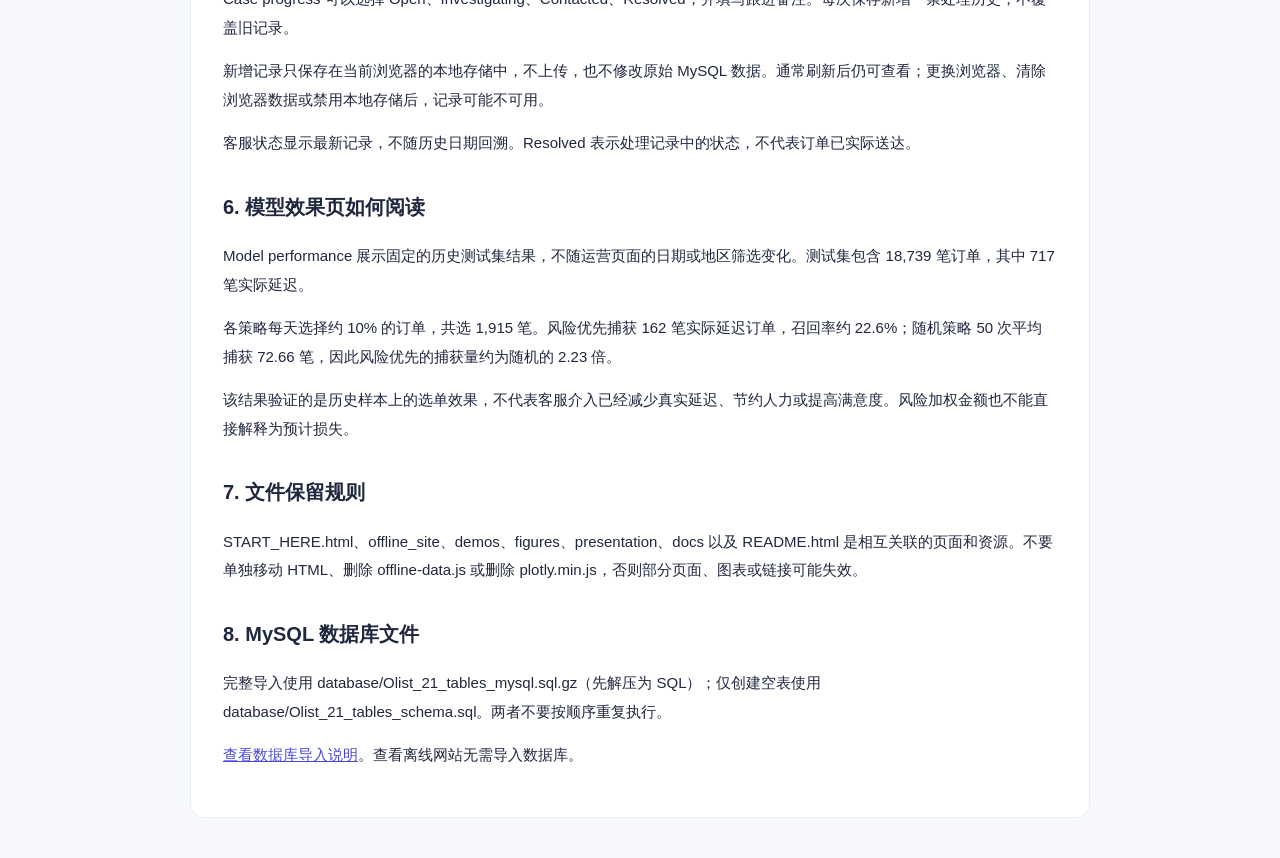
<file: projects/olist/README.html>
<!doctype html><html lang="zh-CN"><meta charset="utf-8"><meta name="viewport" content="width=device-width,initial-scale=1"><title>系统使用与数据说明</title><style>body{max-width:900px;margin:40px auto;padding:0 24px;color:#20283f;background:#f7f8fc;font:15px/1.9 -apple-system,BlinkMacSystemFont,"Segoe UI","Microsoft YaHei",sans-serif}article{background:white;border:1px solid #e9edf5;border-radius:14px;padding:32px}h1{font-size:27px}h2{font-size:20px;margin-top:30px}a{color:#4a49d7}li{margin:7px 0}</style><a href="START_HERE.html">← 返回首页</a><article><h1>Olist 系统使用与数据说明</h1><h2>1. 打开方式</h2><p>双击 START_HERE.html，用 Edge 或 Chrome 打开。原型介绍及演示.html 是同一首页的备用入口。</p><p>整个文件夹需保持完整；如果收到的是 ZIP，请先完整解压。网站不需要联网，也不需要安装 Python、Node.js 或 MySQL。</p><ul><li>offline_site/operations.html：运营总览、订单队列、订单详情及客服记录。</li><li>offline_site/dashboard.html：履约监控及模型效果分析。</li><li>presentation/：系统介绍 PPT。</li><li>demos/：三段高清功能演示 GIF。</li><li>docs/：项目说明、需求与验收、数据口径和数据库关系。</li><li>figures/：页面使用的分析图表。</li><li>database/：完整 MySQL 数据库、建表代码和导入说明。</li></ul><h2>2. 数据如何使用</h2><p>页面使用 offline_site/offline-data.js 中随包附带的历史数据。它由原 MySQL 数据库导出，包含 25,540 笔已有预测结果的订单、原有客服事件、州信息，以及已保存的模型测试结果。</p><p>浏览器加载后，将订单数据用于日期筛选、地区筛选、订单状态判断、队列排序和图表汇总。所有资源在本地读取，不请求后台 API，不连接数据库，也不重新训练模型。</p><p>offline-data.js 必须保留，不能单独删除或随意修改。MySQL 数据库和建表代码保存在 database 文件夹中，用于独立导入和查看结构；模型文件和 Python 源码不参与离线页面运行，未包含在此版本中。</p><h2>3. 日期、地区与订单状态</h2><ul><li>As of：回放选定历史日期中午 12:00 的订单状态；只显示该时点前审核通过的已评分订单。</li><li>Customer state：按消费者所在州筛选，不是商家所在州。</li><li>Pending delivery：统计时点尚未送达的订单。</li><li>Overdue：尚未送达，且已经超过承诺送达日期。</li><li>Due within 2 days：尚未逾期，承诺日期在当天至未来两天内。</li><li>At risk：当前待送达订单中，预测风险达到第 80 百分位，且排除已逾期及两天内到期订单。</li><li>Awaiting carrier / In transit：截至统计时点是否已经交给承运商。</li></ul><p>日期切换改变的是历史履约状态；显示的延迟概率仍是订单审核时的预测，不是该日期重新计算的实时风险。</p><h2>4. 订单队列与详情</h2><p>队列依次按已逾期、两天内到期、高风险和其他待送达订单排序。同一类别中，先按逾期天数降序，再按预测风险降序，最后以订单 ID 保证排序稳定。</p><p>支持按异常类别、配送阶段筛选，以及按订单 ID 或商家 ID 搜索。点击 View 可查看风险概率、商品金额、地区路线、商家、品类和配送时间线。</p><p>Export CSV 导出当前筛选条件下的全部匹配订单，不仅是页面展示的前 25 条。</p><h2>5. 客服记录如何保存</h2><p>Case progress 可以选择 Open、Investigating、Contacted、Resolved，并填写跟进备注。每次保存新增一条处理历史，不覆盖旧记录。</p><p>新增记录只保存在当前浏览器的本地存储中，不上传，也不修改原始 MySQL 数据。通常刷新后仍可查看；更换浏览器、清除浏览器数据或禁用本地存储后，记录可能不可用。</p><p>客服状态显示最新记录，不随历史日期回溯。Resolved 表示处理记录中的状态，不代表订单已实际送达。</p><h2>6. 模型效果页如何阅读</h2><p>Model performance 展示固定的历史测试集结果，不随运营页面的日期或地区筛选变化。测试集包含 18,739 笔订单，其中 717 笔实际延迟。</p><p>各策略每天选择约 10% 的订单，共选 1,915 笔。风险优先捕获 162 笔实际延迟订单，召回率约 22.6%；随机策略 50 次平均捕获 72.66 笔，因此风险优先的捕获量约为随机的 2.23 倍。</p><p>该结果验证的是历史样本上的选单效果，不代表客服介入已经减少真实延迟、节约人力或提高满意度。风险加权金额也不能直接解释为预计损失。</p><h2>7. 文件保留规则</h2><p>START_HERE.html、offline_site、demos、figures、presentation、docs 以及 README.html 是相互关联的页面和资源。不要单独移动 HTML、删除 offline-data.js 或删除 plotly.min.js，否则部分页面、图表或链接可能失效。</p><h2>8. MySQL 数据库文件</h2><p>完整导入使用 database/Olist_21_tables_mysql.sql.gz（先解压为 SQL）；仅创建空表使用 database/Olist_21_tables_schema.sql。两者不要按顺序重复执行。</p><p><a href="database/README.html">查看数据库导入说明</a>。查看离线网站无需导入数据库。</p></article></html>
</file>
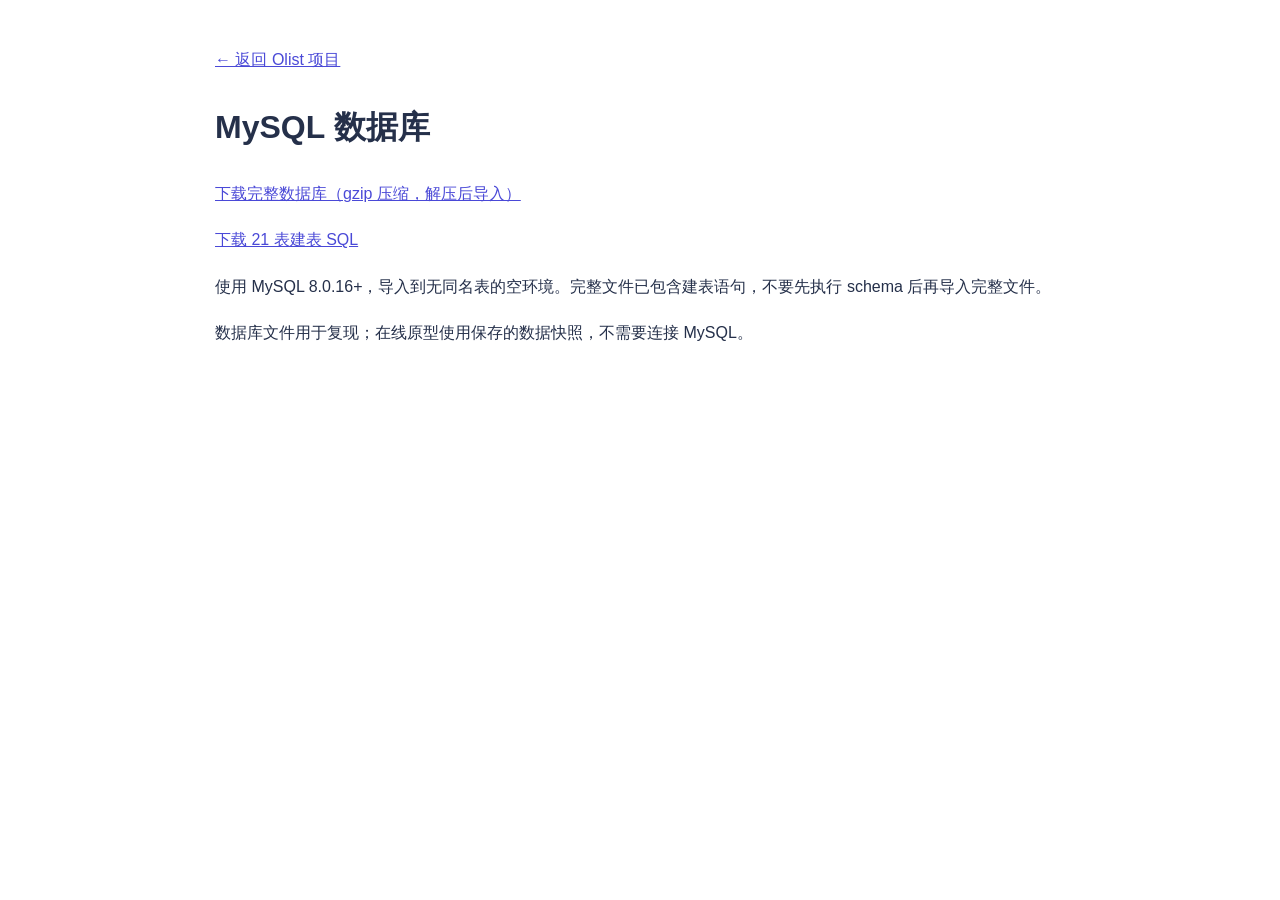
<file: projects/olist/database/README.html>
<!doctype html><html lang="zh-CN"><meta charset="utf-8"><title>数据库文件说明</title><style>body{max-width:850px;margin:45px auto;padding:0 24px;font:16px/1.9 sans-serif;color:#25304a}a{color:#4a49d7}</style><a href="../index.html">← 返回 Olist 项目</a><h1>MySQL 数据库</h1><p><a href="Olist_21_tables_mysql.sql.gz" download>下载完整数据库（gzip 压缩，解压后导入）</a></p><p><a href="Olist_21_tables_schema.sql" download>下载 21 表建表 SQL</a></p><p>使用 MySQL 8.0.16+，导入到无同名表的空环境。完整文件已包含建表语句，不要先执行 schema 后再导入完整文件。</p><p>数据库文件用于复现；在线原型使用保存的数据快照，不需要连接 MySQL。</p></html>
</file>
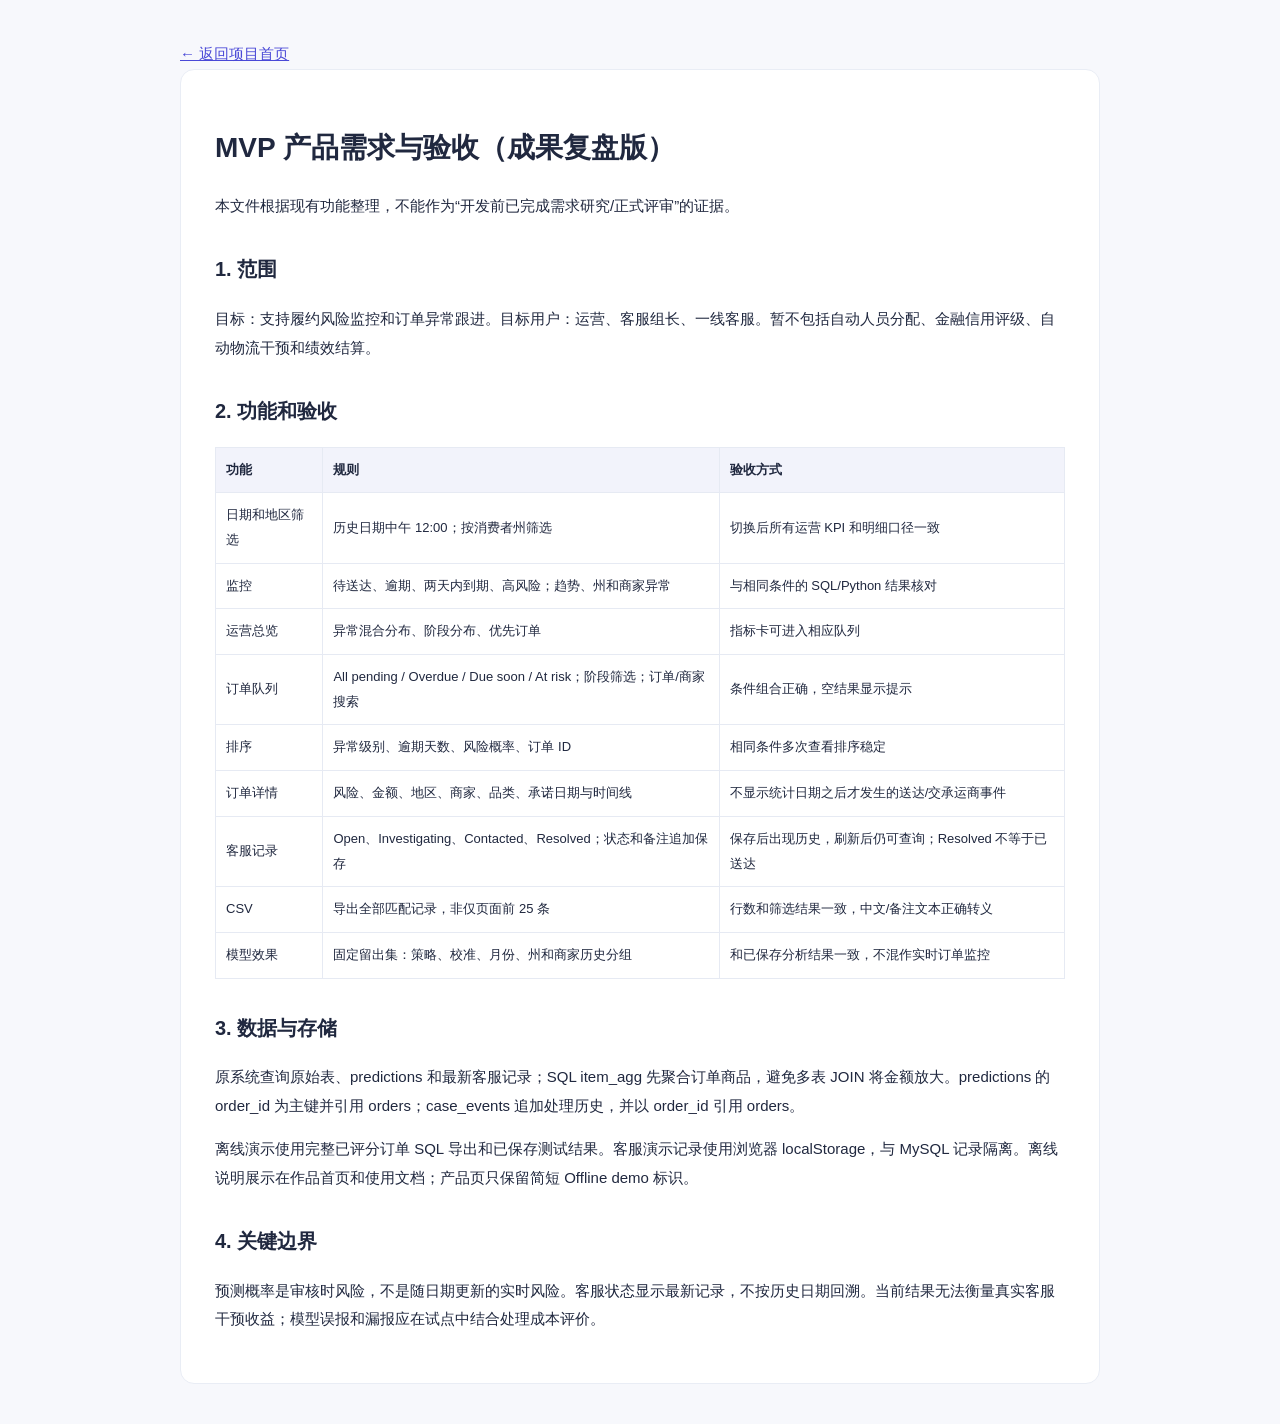
<file: projects/olist/docs/产品需求与验收.html>
<!doctype html><html lang="zh-CN"><meta charset="utf-8"><meta name="viewport" content="width=device-width,initial-scale=1"><title>产品需求与验收</title><style>body{max-width:920px;margin:40px auto;padding:0 24px;color:#20283f;font:15px/1.9 -apple-system,BlinkMacSystemFont,"Segoe UI","Microsoft YaHei",sans-serif;background:#f7f8fc}article{background:white;border:1px solid #e9edf5;border-radius:14px;padding:34px}h1{font-size:28px;line-height:1.5}h2{font-size:20px;margin-top:30px}h3{font-size:17px}a{color:#4a49d7}table{width:100%;border-collapse:collapse;font-size:13px;display:block;overflow:auto}th,td{padding:10px;border:1px solid #e6eaf3;text-align:left}th{background:#f2f3fb}code{background:#f2f3fa;padding:2px 5px;border-radius:4px}li{margin:5px 0}</style><a href="../START_HERE.html">← 返回项目首页</a><article><h1>MVP 产品需求与验收（成果复盘版）</h1><p>本文件根据现有功能整理，不能作为“开发前已完成需求研究/正式评审”的证据。</p><h2>1. 范围</h2><p>目标：支持履约风险监控和订单异常跟进。目标用户：运营、客服组长、一线客服。暂不包括自动人员分配、金融信用评级、自动物流干预和绩效结算。</p><h2>2. 功能和验收</h2><table><tr><th>功能</th><th>规则</th><th>验收方式</th></tr><tr><td>日期和地区筛选</td><td>历史日期中午 12:00；按消费者州筛选</td><td>切换后所有运营 KPI 和明细口径一致</td></tr><tr><td>监控</td><td>待送达、逾期、两天内到期、高风险；趋势、州和商家异常</td><td>与相同条件的 SQL/Python 结果核对</td></tr><tr><td>运营总览</td><td>异常混合分布、阶段分布、优先订单</td><td>指标卡可进入相应队列</td></tr><tr><td>订单队列</td><td>All pending / Overdue / Due soon / At risk；阶段筛选；订单/商家搜索</td><td>条件组合正确，空结果显示提示</td></tr><tr><td>排序</td><td>异常级别、逾期天数、风险概率、订单 ID</td><td>相同条件多次查看排序稳定</td></tr><tr><td>订单详情</td><td>风险、金额、地区、商家、品类、承诺日期与时间线</td><td>不显示统计日期之后才发生的送达/交承运商事件</td></tr><tr><td>客服记录</td><td>Open、Investigating、Contacted、Resolved；状态和备注追加保存</td><td>保存后出现历史，刷新后仍可查询；Resolved 不等于已送达</td></tr><tr><td>CSV</td><td>导出全部匹配记录，非仅页面前 25 条</td><td>行数和筛选结果一致，中文/备注文本正确转义</td></tr><tr><td>模型效果</td><td>固定留出集：策略、校准、月份、州和商家历史分组</td><td>和已保存分析结果一致，不混作实时订单监控</td></tr></table><h2>3. 数据与存储</h2><p>原系统查询原始表、predictions 和最新客服记录；SQL item_agg 先聚合订单商品，避免多表 JOIN 将金额放大。predictions 的 order_id 为主键并引用 orders；case_events 追加处理历史，并以 order_id 引用 orders。</p><p>离线演示使用完整已评分订单 SQL 导出和已保存测试结果。客服演示记录使用浏览器 localStorage，与 MySQL 记录隔离。离线说明展示在作品首页和使用文档；产品页只保留简短 Offline demo 标识。</p><h2>4. 关键边界</h2><p>预测概率是审核时风险，不是随日期更新的实时风险。客服状态显示最新记录，不按历史日期回溯。当前结果无法衡量真实客服干预收益；模型误报和漏报应在试点中结合处理成本评价。</p></article></html>
</file>
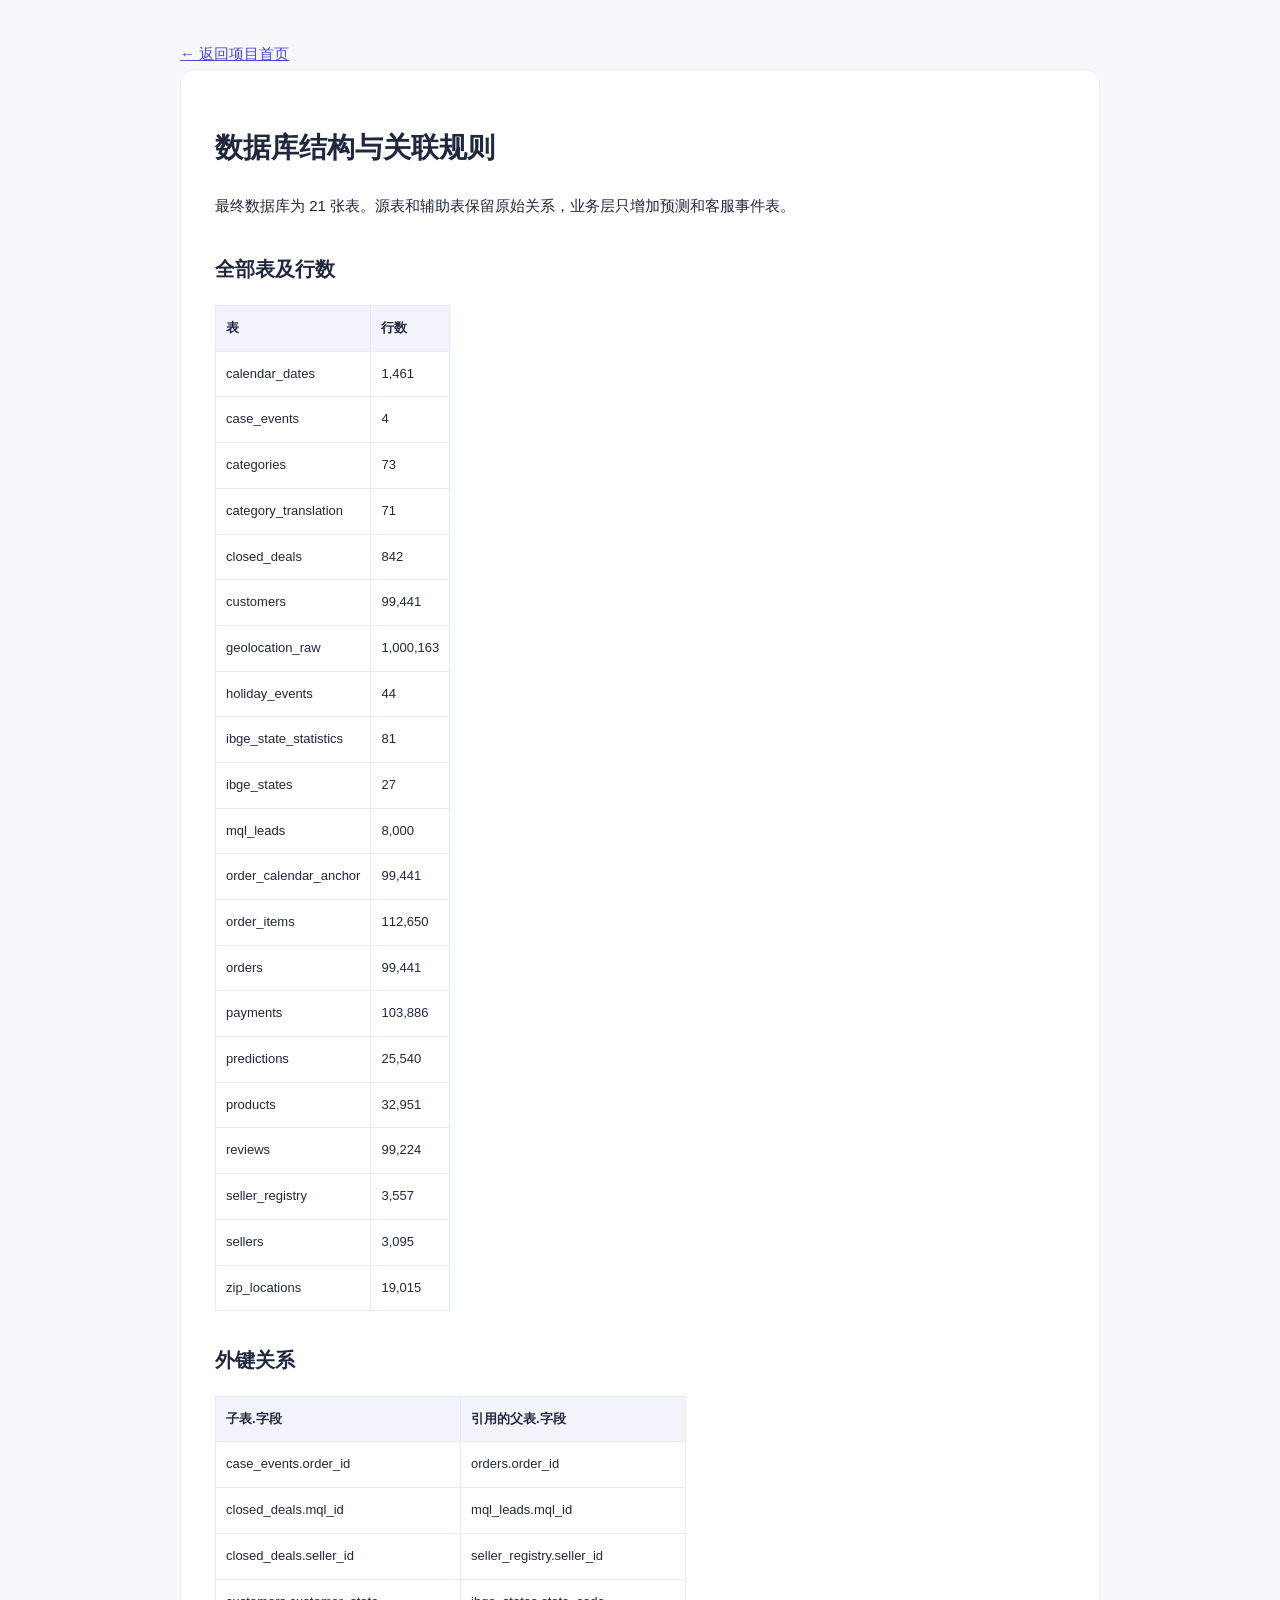
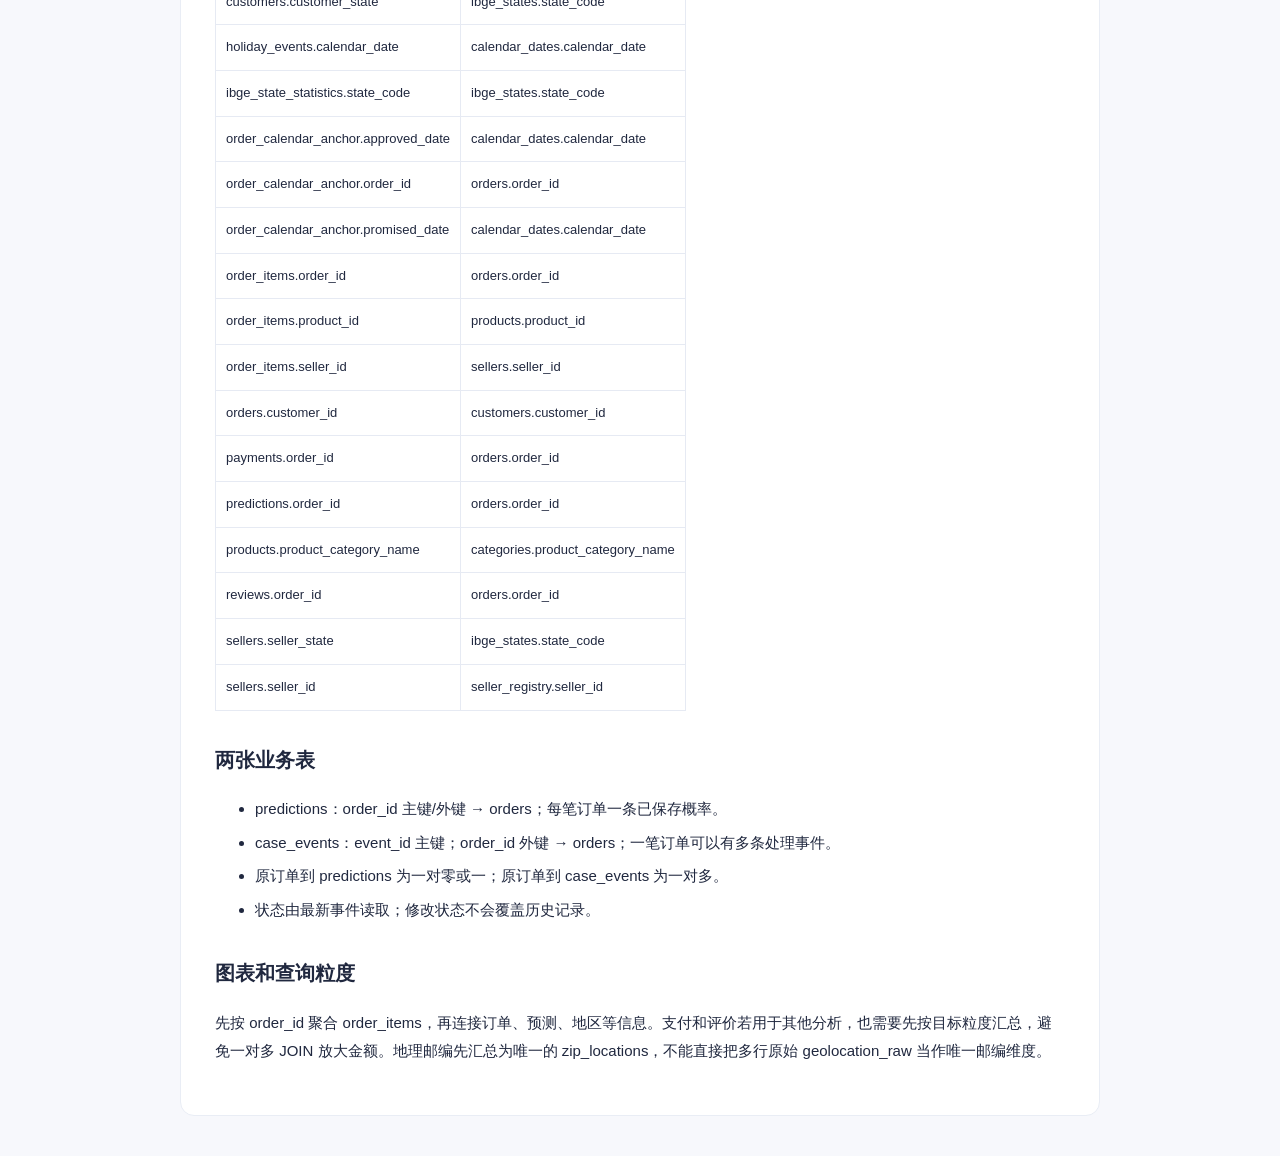
<file: projects/olist/docs/数据库结构与关联规则.html>
<!doctype html><html lang="zh-CN"><meta charset="utf-8"><meta name="viewport" content="width=device-width,initial-scale=1"><title>数据库结构与关联规则</title><style>body{max-width:920px;margin:40px auto;padding:0 24px;color:#20283f;font:15px/1.9 -apple-system,BlinkMacSystemFont,"Segoe UI","Microsoft YaHei",sans-serif;background:#f7f8fc}article{background:white;border:1px solid #e9edf5;border-radius:14px;padding:34px}h1{font-size:28px;line-height:1.5}h2{font-size:20px;margin-top:30px}h3{font-size:17px}a{color:#4a49d7}table{width:100%;border-collapse:collapse;font-size:13px;display:block;overflow:auto}th,td{padding:10px;border:1px solid #e6eaf3;text-align:left}th{background:#f2f3fb}code{background:#f2f3fa;padding:2px 5px;border-radius:4px}li{margin:5px 0}</style><a href="../START_HERE.html">← 返回项目首页</a><article><h1>数据库结构与关联规则</h1><p>最终数据库为 21 张表。源表和辅助表保留原始关系，业务层只增加预测和客服事件表。</p><h2>全部表及行数</h2><table><tr><th>表</th><th>行数</th></tr><tr><td>calendar_dates</td><td>1,461</td></tr><tr><td>case_events</td><td>4</td></tr><tr><td>categories</td><td>73</td></tr><tr><td>category_translation</td><td>71</td></tr><tr><td>closed_deals</td><td>842</td></tr><tr><td>customers</td><td>99,441</td></tr><tr><td>geolocation_raw</td><td>1,000,163</td></tr><tr><td>holiday_events</td><td>44</td></tr><tr><td>ibge_state_statistics</td><td>81</td></tr><tr><td>ibge_states</td><td>27</td></tr><tr><td>mql_leads</td><td>8,000</td></tr><tr><td>order_calendar_anchor</td><td>99,441</td></tr><tr><td>order_items</td><td>112,650</td></tr><tr><td>orders</td><td>99,441</td></tr><tr><td>payments</td><td>103,886</td></tr><tr><td>predictions</td><td>25,540</td></tr><tr><td>products</td><td>32,951</td></tr><tr><td>reviews</td><td>99,224</td></tr><tr><td>seller_registry</td><td>3,557</td></tr><tr><td>sellers</td><td>3,095</td></tr><tr><td>zip_locations</td><td>19,015</td></tr></table><h2>外键关系</h2><table><tr><th>子表.字段</th><th>引用的父表.字段</th></tr><tr><td>case_events.order_id</td><td>orders.order_id</td></tr><tr><td>closed_deals.mql_id</td><td>mql_leads.mql_id</td></tr><tr><td>closed_deals.seller_id</td><td>seller_registry.seller_id</td></tr><tr><td>customers.customer_state</td><td>ibge_states.state_code</td></tr><tr><td>holiday_events.calendar_date</td><td>calendar_dates.calendar_date</td></tr><tr><td>ibge_state_statistics.state_code</td><td>ibge_states.state_code</td></tr><tr><td>order_calendar_anchor.approved_date</td><td>calendar_dates.calendar_date</td></tr><tr><td>order_calendar_anchor.order_id</td><td>orders.order_id</td></tr><tr><td>order_calendar_anchor.promised_date</td><td>calendar_dates.calendar_date</td></tr><tr><td>order_items.order_id</td><td>orders.order_id</td></tr><tr><td>order_items.product_id</td><td>products.product_id</td></tr><tr><td>order_items.seller_id</td><td>sellers.seller_id</td></tr><tr><td>orders.customer_id</td><td>customers.customer_id</td></tr><tr><td>payments.order_id</td><td>orders.order_id</td></tr><tr><td>predictions.order_id</td><td>orders.order_id</td></tr><tr><td>products.product_category_name</td><td>categories.product_category_name</td></tr><tr><td>reviews.order_id</td><td>orders.order_id</td></tr><tr><td>sellers.seller_state</td><td>ibge_states.state_code</td></tr><tr><td>sellers.seller_id</td><td>seller_registry.seller_id</td></tr></table><h2>两张业务表</h2><ul><li>predictions：order_id 主键/外键 → orders；每笔订单一条已保存概率。</li><li>case_events：event_id 主键；order_id 外键 → orders；一笔订单可以有多条处理事件。</li><li>原订单到 predictions 为一对零或一；原订单到 case_events 为一对多。</li><li>状态由最新事件读取；修改状态不会覆盖历史记录。</li></ul><h2>图表和查询粒度</h2><p>先按 order_id 聚合 order_items，再连接订单、预测、地区等信息。支付和评价若用于其他分析，也需要先按目标粒度汇总，避免一对多 JOIN 放大金额。地理邮编先汇总为唯一的 zip_locations，不能直接把多行原始 geolocation_raw 当作唯一邮编维度。</p></article></html>
</file>
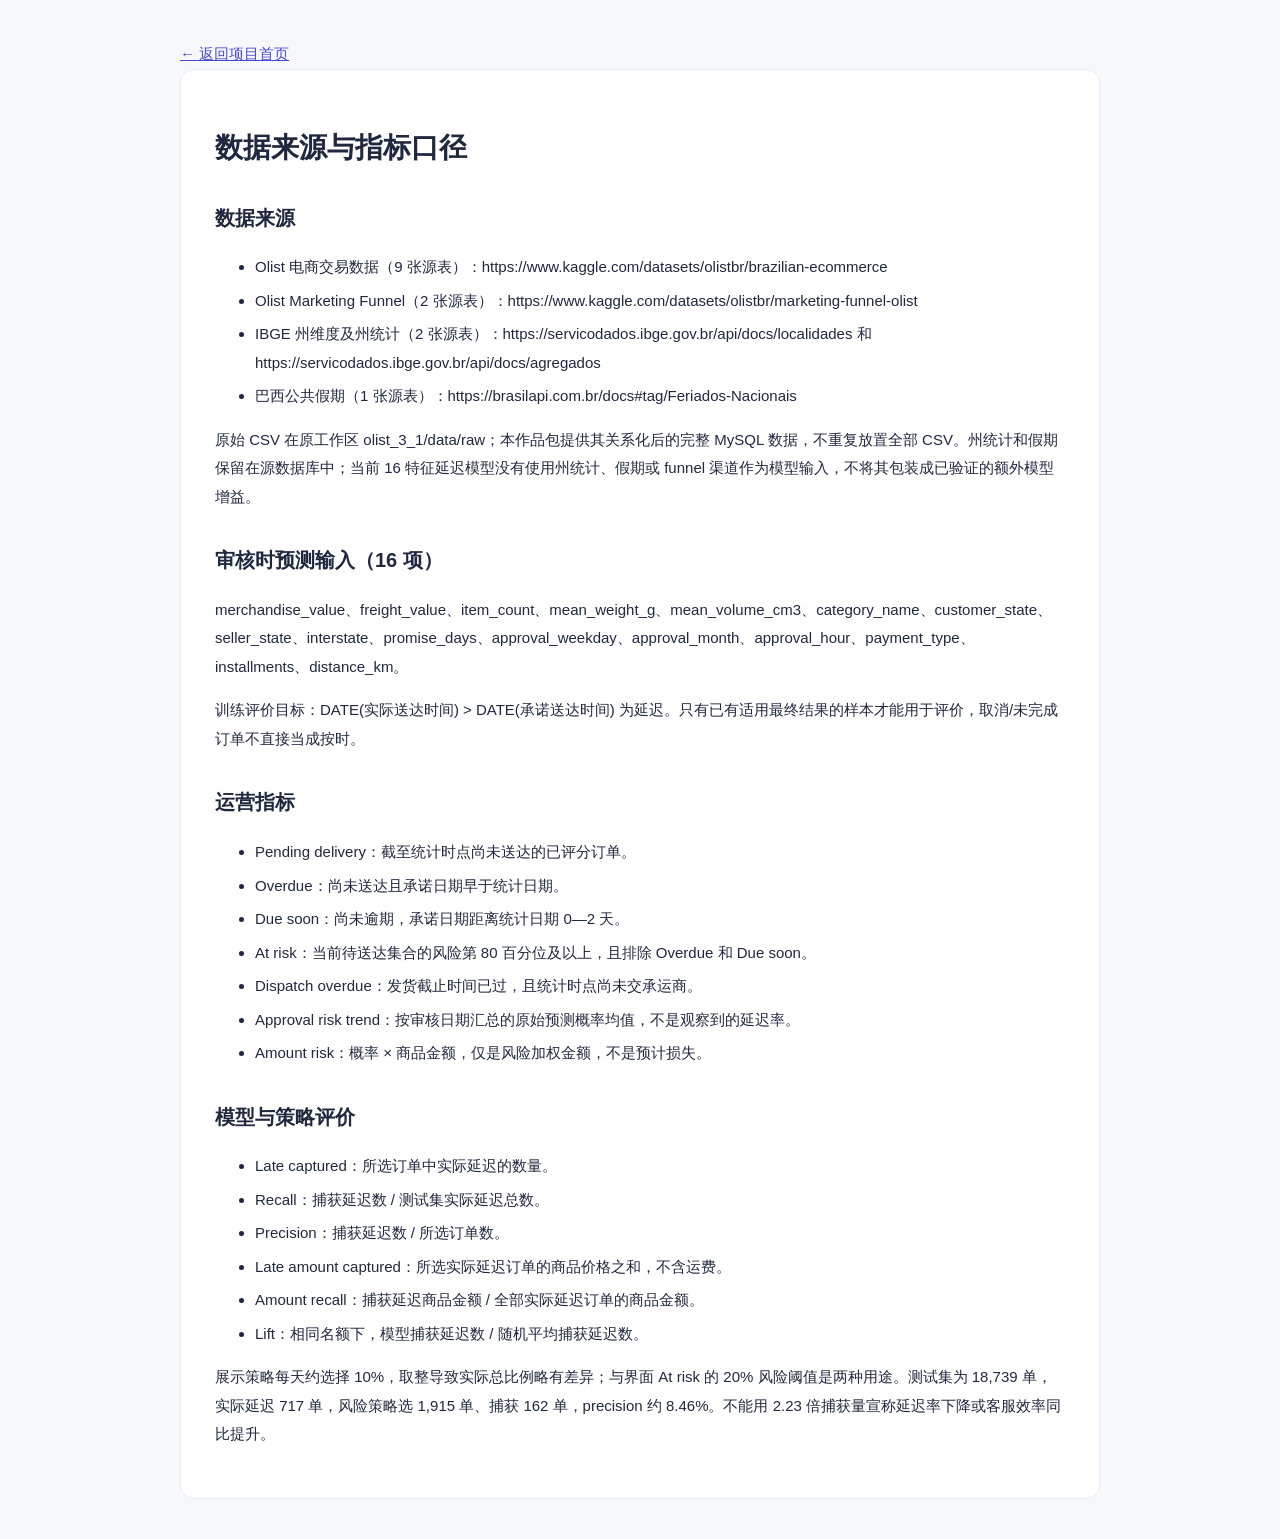
<file: projects/olist/docs/数据来源与指标口径.html>
<!doctype html><html lang="zh-CN"><meta charset="utf-8"><meta name="viewport" content="width=device-width,initial-scale=1"><title>数据来源与指标口径</title><style>body{max-width:920px;margin:40px auto;padding:0 24px;color:#20283f;font:15px/1.9 -apple-system,BlinkMacSystemFont,"Segoe UI","Microsoft YaHei",sans-serif;background:#f7f8fc}article{background:white;border:1px solid #e9edf5;border-radius:14px;padding:34px}h1{font-size:28px;line-height:1.5}h2{font-size:20px;margin-top:30px}h3{font-size:17px}a{color:#4a49d7}table{width:100%;border-collapse:collapse;font-size:13px;display:block;overflow:auto}th,td{padding:10px;border:1px solid #e6eaf3;text-align:left}th{background:#f2f3fb}code{background:#f2f3fa;padding:2px 5px;border-radius:4px}li{margin:5px 0}</style><a href="../START_HERE.html">← 返回项目首页</a><article><h1>数据来源与指标口径</h1><h2>数据来源</h2><ul><li>Olist 电商交易数据（9 张源表）：https://www.kaggle.com/datasets/olistbr/brazilian-ecommerce</li><li>Olist Marketing Funnel（2 张源表）：https://www.kaggle.com/datasets/olistbr/marketing-funnel-olist</li><li>IBGE 州维度及州统计（2 张源表）：https://servicodados.ibge.gov.br/api/docs/localidades 和 https://servicodados.ibge.gov.br/api/docs/agregados</li><li>巴西公共假期（1 张源表）：https://brasilapi.com.br/docs#tag/Feriados-Nacionais</li></ul><p>原始 CSV 在原工作区 olist_3_1/data/raw；本作品包提供其关系化后的完整 MySQL 数据，不重复放置全部 CSV。州统计和假期保留在源数据库中；当前 16 特征延迟模型没有使用州统计、假期或 funnel 渠道作为模型输入，不将其包装成已验证的额外模型增益。</p><h2>审核时预测输入（16 项）</h2><p>merchandise_value、freight_value、item_count、mean_weight_g、mean_volume_cm3、category_name、customer_state、seller_state、interstate、promise_days、approval_weekday、approval_month、approval_hour、payment_type、installments、distance_km。</p><p>训练评价目标：DATE(实际送达时间) &gt; DATE(承诺送达时间) 为延迟。只有已有适用最终结果的样本才能用于评价，取消/未完成订单不直接当成按时。</p><h2>运营指标</h2><ul><li>Pending delivery：截至统计时点尚未送达的已评分订单。</li><li>Overdue：尚未送达且承诺日期早于统计日期。</li><li>Due soon：尚未逾期，承诺日期距离统计日期 0—2 天。</li><li>At risk：当前待送达集合的风险第 80 百分位及以上，且排除 Overdue 和 Due soon。</li><li>Dispatch overdue：发货截止时间已过，且统计时点尚未交承运商。</li><li>Approval risk trend：按审核日期汇总的原始预测概率均值，不是观察到的延迟率。</li><li>Amount risk：概率 × 商品金额，仅是风险加权金额，不是预计损失。</li></ul><h2>模型与策略评价</h2><ul><li>Late captured：所选订单中实际延迟的数量。</li><li>Recall：捕获延迟数 / 测试集实际延迟总数。</li><li>Precision：捕获延迟数 / 所选订单数。</li><li>Late amount captured：所选实际延迟订单的商品价格之和，不含运费。</li><li>Amount recall：捕获延迟商品金额 / 全部实际延迟订单的商品金额。</li><li>Lift：相同名额下，模型捕获延迟数 / 随机平均捕获延迟数。</li></ul><p>展示策略每天约选择 10%，取整导致实际总比例略有差异；与界面 At risk 的 20% 风险阈值是两种用途。测试集为 18,739 单，实际延迟 717 单，风险策略选 1,915 单、捕获 162 单，precision 约 8.46%。不能用 2.23 倍捕获量宣称延迟率下降或客服效率同比提升。</p></article></html>
</file>
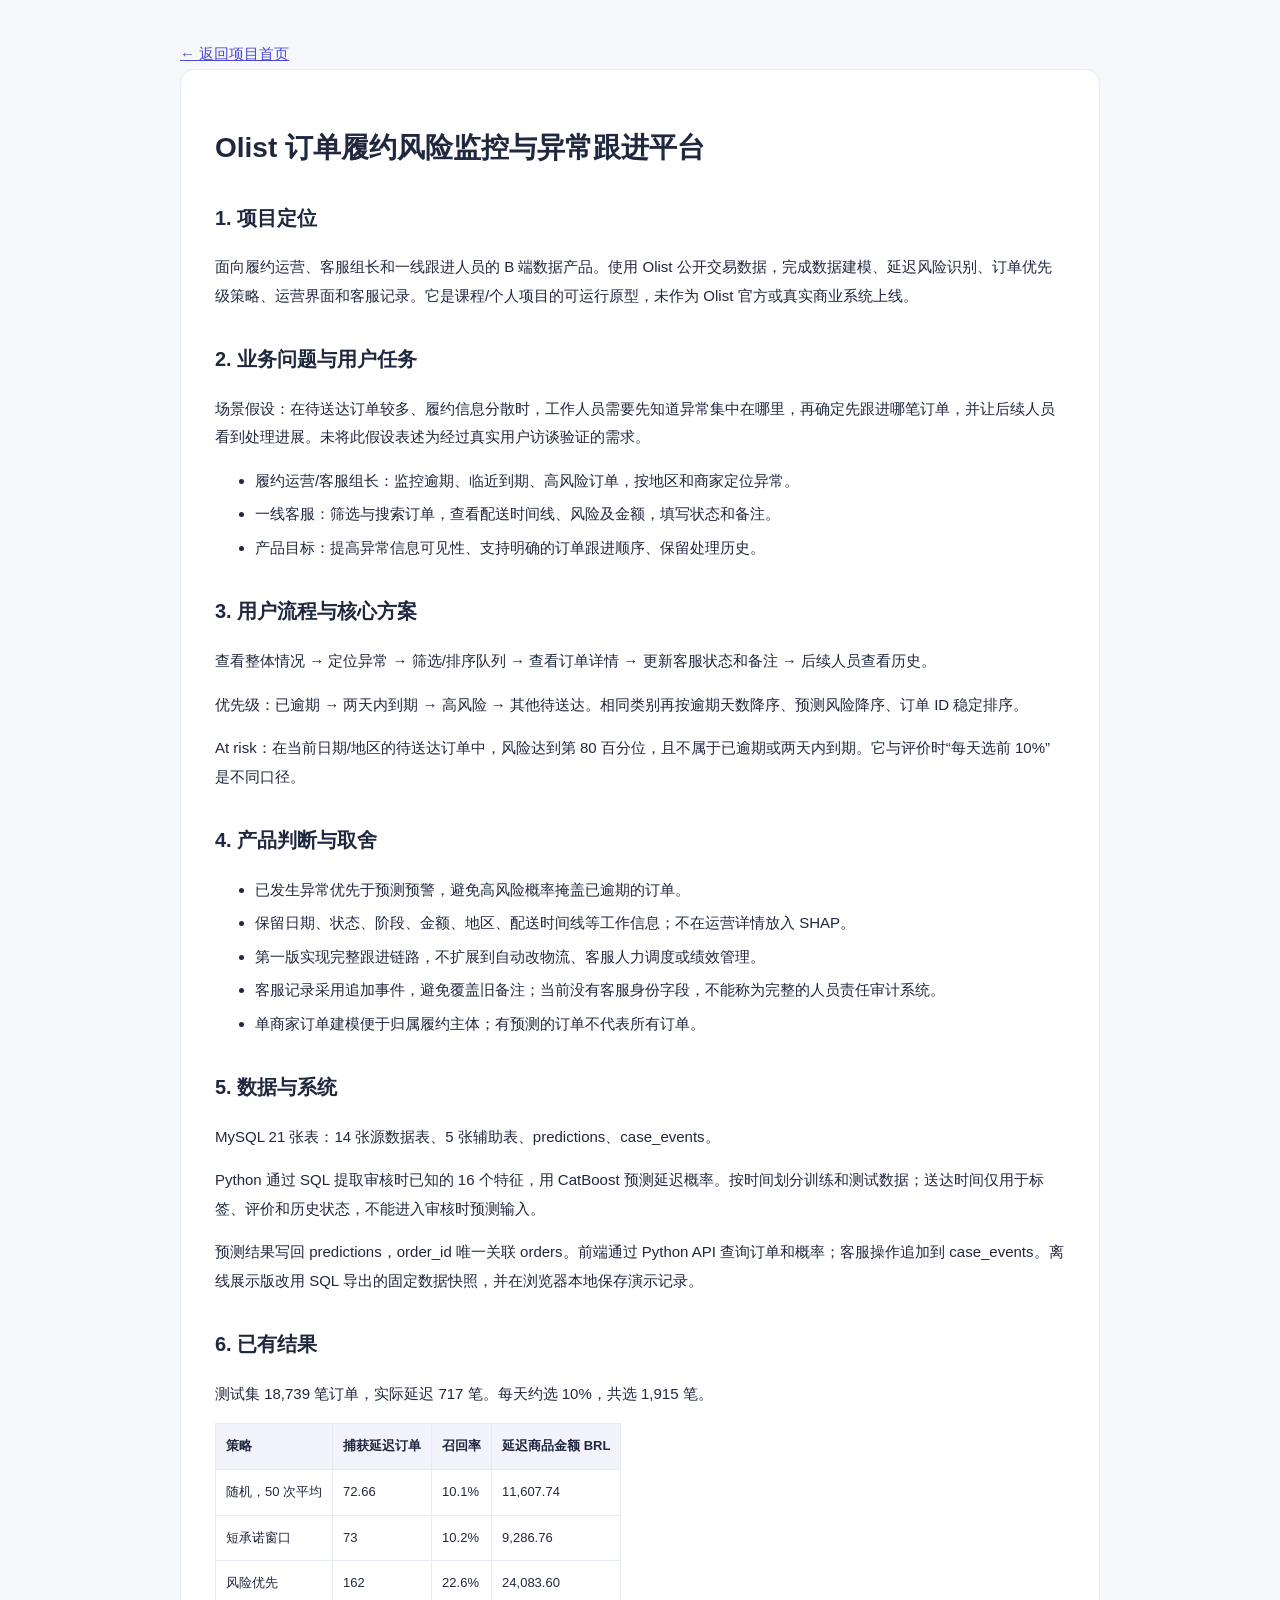
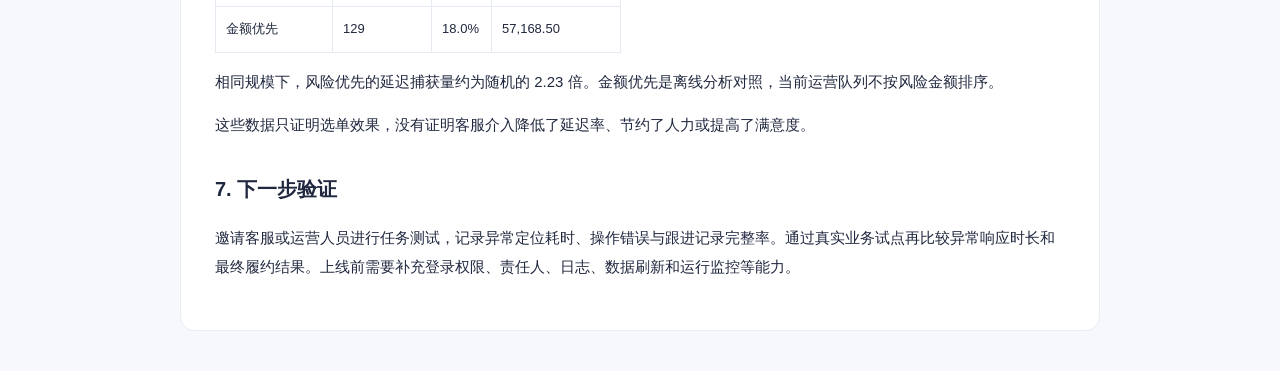
<file: projects/olist/docs/项目说明.html>
<!doctype html><html lang="zh-CN"><meta charset="utf-8"><meta name="viewport" content="width=device-width,initial-scale=1"><title>项目说明</title><style>body{max-width:920px;margin:40px auto;padding:0 24px;color:#20283f;font:15px/1.9 -apple-system,BlinkMacSystemFont,"Segoe UI","Microsoft YaHei",sans-serif;background:#f7f8fc}article{background:white;border:1px solid #e9edf5;border-radius:14px;padding:34px}h1{font-size:28px;line-height:1.5}h2{font-size:20px;margin-top:30px}h3{font-size:17px}a{color:#4a49d7}table{width:100%;border-collapse:collapse;font-size:13px;display:block;overflow:auto}th,td{padding:10px;border:1px solid #e6eaf3;text-align:left}th{background:#f2f3fb}code{background:#f2f3fa;padding:2px 5px;border-radius:4px}li{margin:5px 0}</style><a href="../START_HERE.html">← 返回项目首页</a><article><h1>Olist 订单履约风险监控与异常跟进平台</h1><h2>1. 项目定位</h2><p>面向履约运营、客服组长和一线跟进人员的 B 端数据产品。使用 Olist 公开交易数据，完成数据建模、延迟风险识别、订单优先级策略、运营界面和客服记录。它是课程/个人项目的可运行原型，未作为 Olist 官方或真实商业系统上线。</p><h2>2. 业务问题与用户任务</h2><p>场景假设：在待送达订单较多、履约信息分散时，工作人员需要先知道异常集中在哪里，再确定先跟进哪笔订单，并让后续人员看到处理进展。未将此假设表述为经过真实用户访谈验证的需求。</p><ul><li>履约运营/客服组长：监控逾期、临近到期、高风险订单，按地区和商家定位异常。</li><li>一线客服：筛选与搜索订单，查看配送时间线、风险及金额，填写状态和备注。</li><li>产品目标：提高异常信息可见性、支持明确的订单跟进顺序、保留处理历史。</li></ul><h2>3. 用户流程与核心方案</h2><p>查看整体情况 → 定位异常 → 筛选/排序队列 → 查看订单详情 → 更新客服状态和备注 → 后续人员查看历史。</p><p>优先级：已逾期 → 两天内到期 → 高风险 → 其他待送达。相同类别再按逾期天数降序、预测风险降序、订单 ID 稳定排序。</p><p>At risk：在当前日期/地区的待送达订单中，风险达到第 80 百分位，且不属于已逾期或两天内到期。它与评价时“每天选前 10%”是不同口径。</p><h2>4. 产品判断与取舍</h2><ul><li>已发生异常优先于预测预警，避免高风险概率掩盖已逾期的订单。</li><li>保留日期、状态、阶段、金额、地区、配送时间线等工作信息；不在运营详情放入 SHAP。</li><li>第一版实现完整跟进链路，不扩展到自动改物流、客服人力调度或绩效管理。</li><li>客服记录采用追加事件，避免覆盖旧备注；当前没有客服身份字段，不能称为完整的人员责任审计系统。</li><li>单商家订单建模便于归属履约主体；有预测的订单不代表所有订单。</li></ul><h2>5. 数据与系统</h2><p>MySQL 21 张表：14 张源数据表、5 张辅助表、predictions、case_events。</p><p>Python 通过 SQL 提取审核时已知的 16 个特征，用 CatBoost 预测延迟概率。按时间划分训练和测试数据；送达时间仅用于标签、评价和历史状态，不能进入审核时预测输入。</p><p>预测结果写回 predictions，order_id 唯一关联 orders。前端通过 Python API 查询订单和概率；客服操作追加到 case_events。离线展示版改用 SQL 导出的固定数据快照，并在浏览器本地保存演示记录。</p><h2>6. 已有结果</h2><p>测试集 18,739 笔订单，实际延迟 717 笔。每天约选 10%，共选 1,915 笔。</p><table><tr><th>策略</th><th>捕获延迟订单</th><th>召回率</th><th>延迟商品金额 BRL</th></tr><tr><td>随机，50 次平均</td><td>72.66</td><td>10.1%</td><td>11,607.74</td></tr><tr><td>短承诺窗口</td><td>73</td><td>10.2%</td><td>9,286.76</td></tr><tr><td>风险优先</td><td>162</td><td>22.6%</td><td>24,083.60</td></tr><tr><td>金额优先</td><td>129</td><td>18.0%</td><td>57,168.50</td></tr></table><p>相同规模下，风险优先的延迟捕获量约为随机的 2.23 倍。金额优先是离线分析对照，当前运营队列不按风险金额排序。</p><p>这些数据只证明选单效果，没有证明客服介入降低了延迟率、节约了人力或提高了满意度。</p><h2>7. 下一步验证</h2><p>邀请客服或运营人员进行任务测试，记录异常定位耗时、操作错误与跟进记录完整率。通过真实业务试点再比较异常响应时长和最终履约结果。上线前需要补充登录权限、责任人、日志、数据刷新和运行监控等能力。</p></article></html>
</file>
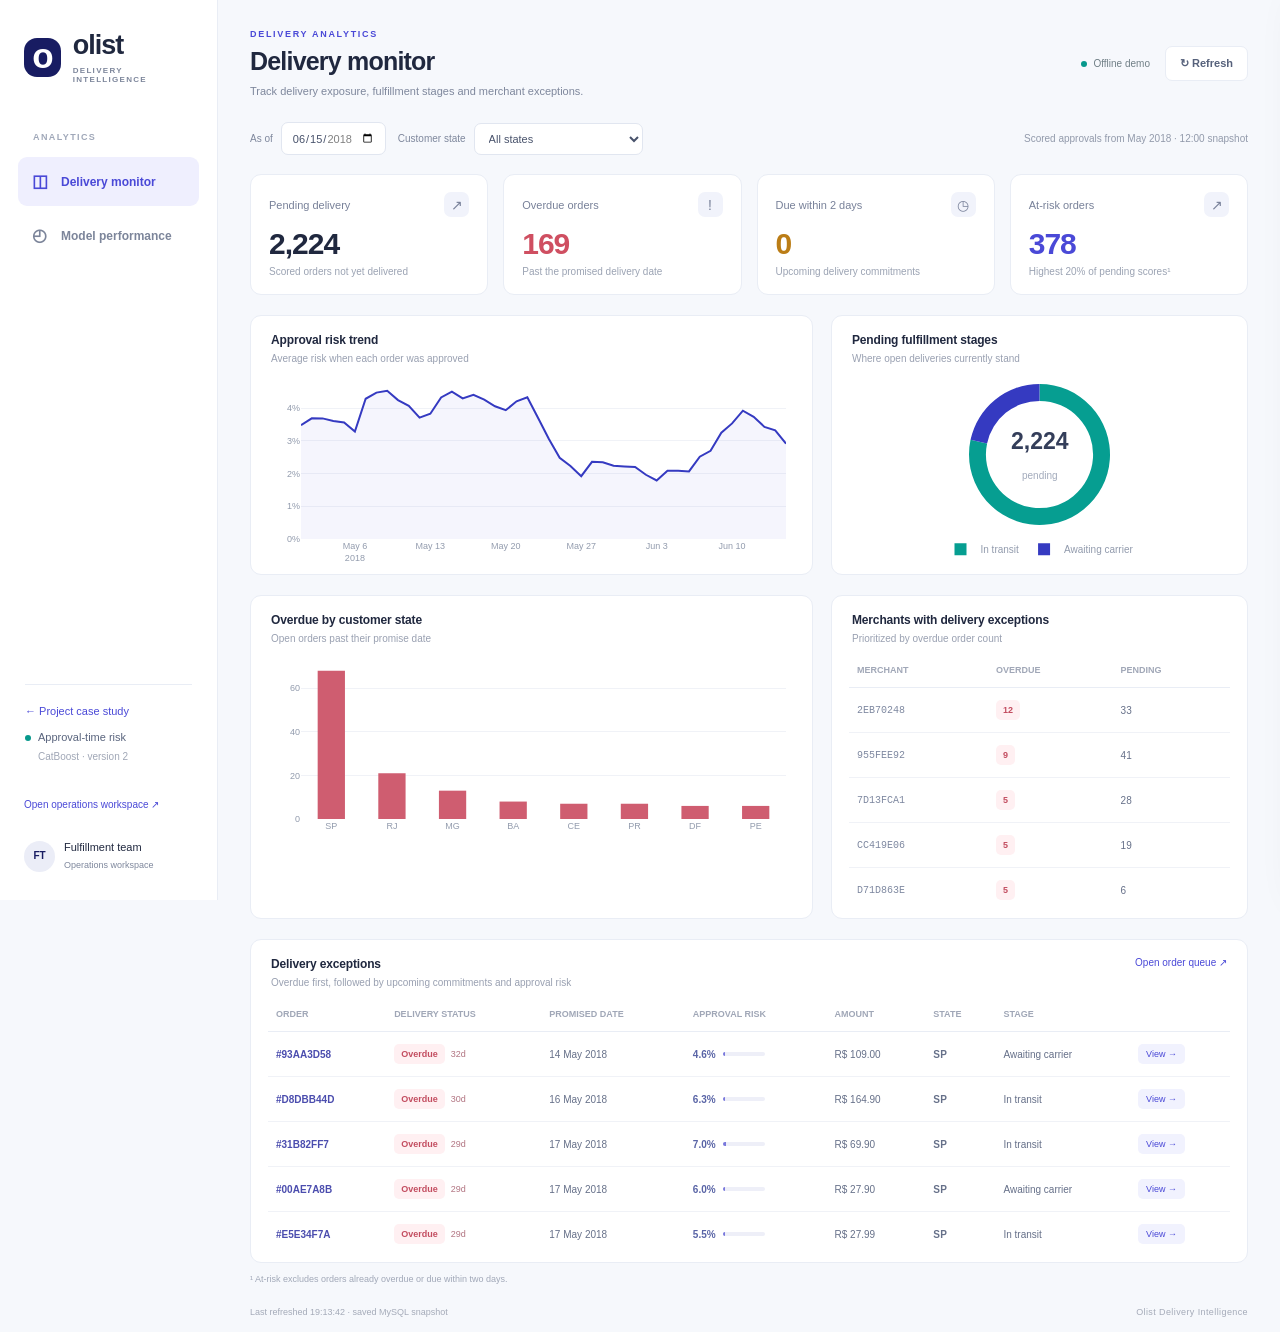
<file: projects/olist/offline_site/dashboard.html>
<!doctype html>
<html lang="en"><head><meta charset="utf-8"><meta name="viewport" content="width=device-width,initial-scale=1"><title>Olist · Delivery Intelligence</title><link rel="stylesheet" href="style.css"><script src="plotly.min.js"></script></head>
<body>
<aside class="sidebar">
 <a class="brand" href="operations.html"><span class="brand-mark">o</span><span>olist<span class="brand-sub">DELIVERY INTELLIGENCE</span></span></a>
 <div class="nav-caption" id="nav-caption">WORKSPACE</div><nav id="nav"></nav>
 <div class="side-panel"><a href="../START_HERE.html" style="display:block;margin-bottom:14px;color:#4a49d7">← Project case study</a><span class="tiny-dot"></span>Approval-time risk<span class="side-muted">CatBoost · version 2</span></div>
 <div class="side-bottom"><a id="switch-app" href="dashboard.html">Open analytics dashboard ↗</a><div class="avatar">FT</div><span>Fulfillment team<small>Operations workspace</small></span></div>
</aside>
<main>
 <header><div><div class="eyebrow" id="eyebrow">FULFILLMENT OPERATIONS</div><h1 id="title">Operations overview</h1><p id="subtitle">A clear view of delivery exceptions and upcoming commitments.</p></div>
 <div class="header-right"><span class="connection" id="connection"><i></i>Offline demo</span><button class="button ghost" id="refresh">↻ Refresh</button></div></header>
 <div class="toolbar"><div class="filter-group"><label>As of<input type="date" id="asof" value="2018-06-15" min="2018-05-01" max="2018-10-18"></label><label>Customer state<select id="state"><option value="">All states</option></select></label></div><span class="scope" id="scope">Scored approvals from May 2018 · 12:00 snapshot</span></div>
 <section id="content"><div class="loading">Loading order data…</div></section>
 <footer><span id="refreshed">Loading saved MySQL snapshot…</span><span>Olist Delivery Intelligence</span></footer>
</main>
<div class="overlay" id="overlay"></div><aside class="drawer" id="drawer"></aside><div id="toast" class="toast"></div>
<script src="offline-data.js"></script><script src="offline-engine.js"></script><script src="app.js"></script></body></html>
</file>
<file: projects/olist/offline_site/style.css>
:root{--navy:#181c62;--indigo:#4a49d7;--teal:#07988c;--red:#cf4f61;--amber:#bb7d16;--ink:#20283f;--muted:#7e879c;--line:#e9edf5;--bg:#f6f8fc}*{box-sizing:border-box}body{margin:0;background:var(--bg);font-family:Inter,Arial,sans-serif;color:var(--ink);font-size:13px}button,input,select,textarea{font:inherit}button,a{cursor:pointer}a{color:inherit;text-decoration:none}button{transition:background .15s,transform .15s}button:hover{filter:brightness(.97)}.sidebar{position:fixed;left:0;top:0;bottom:0;width:218px;background:#fff;border-right:1px solid var(--line);padding:30px 18px;z-index:10}.brand{display:flex;gap:12px;align-items:center;padding:0 6px;font-size:27px;font-weight:750;letter-spacing:-1px}.brand-mark{background:var(--navy);color:#fff;width:39px;height:39px;border-radius:13px;text-align:center;line-height:35px;font-size:35px}.brand-sub{display:block;font-size:8px;letter-spacing:1.3px;color:var(--muted);margin-top:5px;font-weight:600}.nav-caption{font-size:9px;font-weight:700;color:#a0a8b9;letter-spacing:1.4px;margin:48px 15px 15px}.nav-item{display:flex;align-items:center;gap:11px;padding:14px 14px;border-radius:9px;color:#7c859a;margin:5px 0;font-size:12px;font-weight:600}.nav-item.active{color:var(--indigo);background:#efeffe}.nav-icon{font-size:17px;width:18px}.side-panel{position:absolute;bottom:130px;left:25px;right:25px;border-top:1px solid var(--line);padding-top:20px;font-size:11px;color:#59647d}.tiny-dot{display:inline-block;width:6px;height:6px;border-radius:50%;background:var(--teal);margin-right:7px}.side-muted{display:block;font-size:10px;color:#a0a7b6;margin:8px 13px}.side-bottom{position:absolute;bottom:26px;left:24px;right:14px;font-size:11px;line-height:18px;display:flex;align-items:center;gap:9px;flex-wrap:wrap}.side-bottom a{display:block;font-size:10px;color:var(--indigo);width:100%;margin-bottom:15px}.side-bottom small{display:block;font-size:9px;color:var(--muted)}.avatar{width:31px;height:31px;background:#ebedf7;border-radius:50%;display:grid;place-items:center;color:var(--navy);font-size:10px;font-weight:bold}main{margin-left:218px;padding:29px 32px 15px;max-width:1900px}header{display:flex;justify-content:space-between;align-items:center;gap:20px}.eyebrow{font-size:9px;letter-spacing:1.7px;font-weight:700;color:var(--indigo);margin-bottom:8px}h1{font-size:25px;letter-spacing:-.8px;margin:0;font-weight:650}header p{font-size:11px;color:var(--muted);margin:9px 0 0}.header-right{display:flex;align-items:center;gap:15px}.connection{font-size:10px;color:#6f7e85;white-space:nowrap}.connection i{display:inline-block;width:6px;height:6px;background:var(--teal);border-radius:50%;margin-right:6px}.button{border:0;background:var(--indigo);color:white;border-radius:7px;padding:10px 14px;font-weight:600;font-size:11px}.button.ghost{background:white;color:#56617b;border:1px solid var(--line)}.button.light{background:#eeeefe;color:var(--indigo)}.toolbar{display:flex;align-items:center;justify-content:space-between;margin:25px 0 19px;gap:15px}.filter-group{display:flex;gap:12px}label{font-size:10px;color:var(--muted);display:flex;align-items:center;gap:8px}input,select{border:1px solid #e1e6f0;border-radius:7px;background:#fff;color:#48526b;padding:8px 10px;font-size:11px;outline:none}input:focus,select:focus,textarea:focus{border-color:#9a9be7}.scope{font-size:10px;color:#929aab}.kpis{display:grid;grid-template-columns:repeat(4,1fr);gap:15px;margin-bottom:20px}.kpi{background:white;border:1px solid var(--line);border-radius:11px;padding:17px 18px;min-height:105px;position:relative}.kpi-action{cursor:pointer}.kpi-label{color:#788199;font-size:11px;display:flex;justify-content:space-between;align-items:center}.kpi-value{font-size:30px;font-weight:650;letter-spacing:-1px;margin-top:10px}.kpi-hint{font-size:10px;color:#9ba3b3;margin-top:5px}.kpi.red .kpi-value{color:var(--red)}.kpi.amber .kpi-value{color:var(--amber)}.kpi.indigo .kpi-value{color:var(--indigo)}.kpi-icon{font-size:14px;background:#f1f3fb;width:25px;height:25px;display:grid;place-items:center;border-radius:7px}.grid{display:grid;gap:18px;margin-bottom:20px}.grid.two{grid-template-columns:1.35fr 1fr}.grid.three{grid-template-columns:1fr 1fr 1fr}.card{background:#fff;border:1px solid var(--line);border-radius:11px;overflow:hidden}.card-head{padding:17px 20px 0;display:flex;justify-content:space-between;align-items:flex-start}.card-head h2{font-size:12px;font-weight:650;margin:0;letter-spacing:-.15px}.card-head p{font-size:10px;color:#99a0b1;margin:6px 0 0}.card-head .link{font-size:10px;color:var(--indigo);border:0;background:none;padding:0}.chart{height:210px;margin:0 8px}.chart.short{height:185px}.legend-inline{font-size:9px;color:var(--muted);display:flex;gap:14px}.chart-footer{border-top:1px solid var(--line);padding:11px 20px;color:var(--muted);font-size:10px;display:flex;justify-content:space-between}.tag{font-size:9px;border-radius:5px;padding:5px 7px;white-space:nowrap;display:inline-block;font-weight:600}.tag.red{background:#fff0f2;color:#c34d60}.tag.amber{background:#fff7e7;color:#ad781d}.tag.indigo{background:#efefff;color:#5856c2}.tag.green{background:#eaf8f4;color:#168e7c}.tag.gray{background:#f0f3f8;color:#8490a2}.table-wrap{overflow:auto;padding:9px 17px 6px}table{border-collapse:collapse;width:100%;text-align:left;white-space:nowrap}th{font-size:9px;font-weight:600;color:#a0a7b7;border-bottom:1px solid var(--line);padding:12px 8px}td{padding:12px 8px;border-bottom:1px solid #f0f2f7;font-size:10px;color:#667089}tbody tr:last-child td{border:0}tbody tr:hover{background:#fafbff}td .order-link{border:0;background:none;color:#4b4dae;font:inherit;font-weight:650;padding:0}.state-code{font-weight:700;letter-spacing:.4px}.risk{display:flex;align-items:center;gap:7px;font-weight:600;color:#5964a6}.risk-track{width:42px;height:4px;background:#eeeff8;border-radius:4px;overflow:hidden}.risk-track b{display:block;background:#7978dc;height:100%}.table-foot{padding:12px 23px;font-size:10px;color:#a1a8b8;display:flex;justify-content:space-between}.queue-toolbar{padding:18px 20px;display:flex;justify-content:space-between;align-items:center;border-bottom:1px solid var(--line);gap:10px}.pills{display:flex;gap:5px}.pill{border:0;padding:8px 10px;font-size:10px;background:transparent;color:#8b93a6;border-radius:6px;white-space:nowrap}.pill.active{background:#efeffe;color:var(--indigo);font-weight:650}.queue-tools{display:flex;gap:8px}.queue-tools input{width:160px}.overview-strip{display:flex;justify-content:space-between;align-items:center;padding:13px 17px;border-radius:9px;background:#edfaf7;border:1px solid #d9f1e9;color:#418a7d;font-size:11px;margin-bottom:18px}.overview-strip button{border:0;background:none;color:#168977;font-size:11px;font-weight:600}.performance-note{padding:11px 14px;font-size:10px;color:#7c8396;background:#f0f2fa;border-radius:7px;margin-bottom:15px}.metric-large{font-weight:700;color:var(--ink)}footer{display:flex;justify-content:space-between;color:#a4aab8;font-size:9px;margin-top:20px}footer span:last-child{letter-spacing:.4px}.loading{padding:90px;text-align:center;color:var(--muted)}.empty{padding:45px;color:var(--muted);text-align:center;font-size:12px}.overlay{display:none;position:fixed;inset:0;background:#131a3538;z-index:20}.overlay.open{display:block}.drawer{position:fixed;right:-540px;top:0;bottom:0;width:510px;background:white;z-index:21;box-shadow:-10px 0 40px #17213a15;transition:right .2s;overflow:auto;padding:26px}.drawer.open{right:0}.drawer-close{border:0;background:#f1f3f8;color:#758199;border-radius:50%;width:30px;height:30px;font-size:18px;float:right}.drawer h2{font-size:20px;margin:8px 0}.drawer .order-full{font-size:10px;color:var(--muted);word-break:break-all}.detail-kpis{display:grid;grid-template-columns:1fr 1fr;gap:10px;margin:22px 0}.detail-kpi{padding:15px;border:1px solid var(--line);border-radius:8px;font-size:10px;color:var(--muted)}.detail-kpi strong{display:block;font-size:23px;color:var(--ink);margin-top:8px}.drawer h3{font-size:12px;margin:25px 0 14px}.detail-row{display:flex;justify-content:space-between;border-bottom:1px solid var(--line);padding:10px 0;color:#7e879b;font-size:11px;gap:15px}.detail-row strong{font-weight:500;color:#444f6a;text-align:right}.timeline{border-left:2px solid #e5e9f5;margin-left:6px;padding-left:17px}.timeline div{position:relative;margin-bottom:17px;font-size:11px;color:#4d5974}.timeline div:before{content:'';width:7px;height:7px;position:absolute;left:-22px;top:2px;background:#7776d0;border:2px solid #fff;border-radius:50%}.timeline small{display:block;color:#a0a8b8;font-size:10px;margin-top:5px}.factor{margin:11px 0;font-size:11px;color:#5e6881}.factor div{display:flex;justify-content:space-between;margin-bottom:5px}.factor-bar{height:4px;background:#f1f2fa;border-radius:4px}.factor-bar b{display:block;background:#8580dc;height:4px;border-radius:4px}.muted-small{font-size:9px;color:#a1a8b8;line-height:1.5}.case-form{border-top:1px solid var(--line);margin-top:22px;padding-top:19px}.case-form select{width:100%;margin-bottom:10px}.case-form textarea{width:100%;height:68px;border:1px solid var(--line);border-radius:7px;padding:9px;resize:vertical}.case-form button{margin-top:10px;float:right}.toast{display:none;position:fixed;bottom:24px;left:50%;transform:translateX(-50%);background:#262d4b;color:white;padding:12px 20px;border-radius:9px;z-index:30;font-size:12px}.toast.open{display:block}.sql-empty{color:#a2aabc}.section-title{font-size:12px;margin:15px 0;color:#778298}.seller-id{font-family:monospace;font-size:10px;color:#7e88a0}.mini-stats{display:flex;gap:24px;font-size:11px;color:#8c95a7;margin-bottom:20px}.mini-stats strong{color:#34405c}.model-chip{font-size:9px;border:1px solid var(--line);padding:5px 8px;border-radius:5px;color:#8c94a7}.radio-view{display:flex;gap:10px}.row-action{border:0;background:#f1f2fe;border-radius:5px;padding:5px 8px;font-size:9px;color:var(--indigo)}
@media(min-width:1500px){main{padding:35px 42px}.chart{height:235px}.kpi{min-height:115px}.card-head h2{font-size:14px}td{font-size:11px;padding:14px 8px}th{font-size:10px}}
@media(max-width:1050px){.sidebar{width:175px;padding-left:10px;padding-right:10px}main{margin-left:175px;padding:22px}.scope,.connection{display:none}.grid.three{grid-template-columns:1fr 1fr}.queue-tools input{width:115px}.kpis{gap:8px}.kpi{padding:13px}.kpi-value{font-size:25px}}
@media(max-width:720px){.sidebar{position:static;width:auto;padding:15px}.brand{font-size:22px}.nav-caption,.side-panel,.side-bottom{display:none}nav{display:flex;margin-top:15px}.nav-item{padding:10px}main{margin-left:0;padding:18px}.grid.two,.grid.three{grid-template-columns:1fr}.kpis{grid-template-columns:1fr 1fr}.drawer{width:min(100vw,510px)}.queue-toolbar{align-items:flex-start;flex-direction:column}.queue-tools{flex-wrap:wrap}.header-right{display:none}h1{font-size:23px}}
</file>
